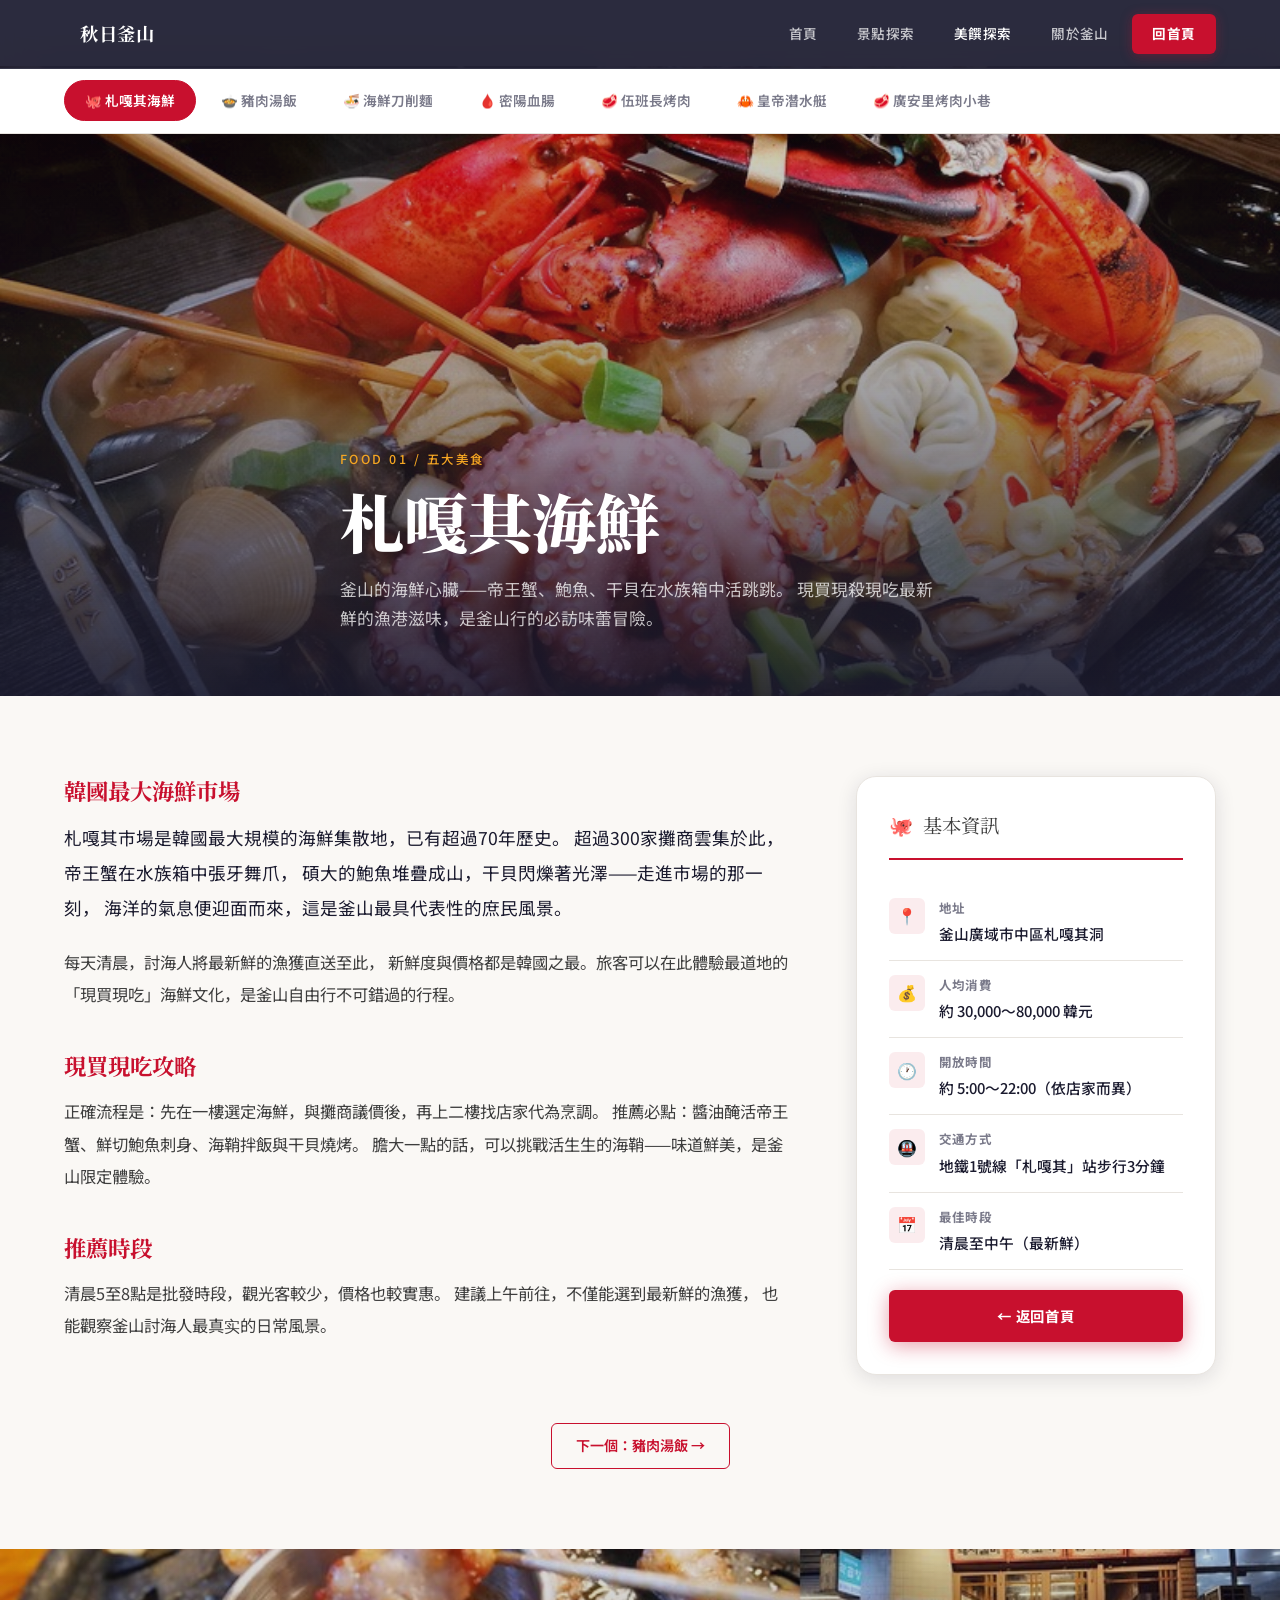
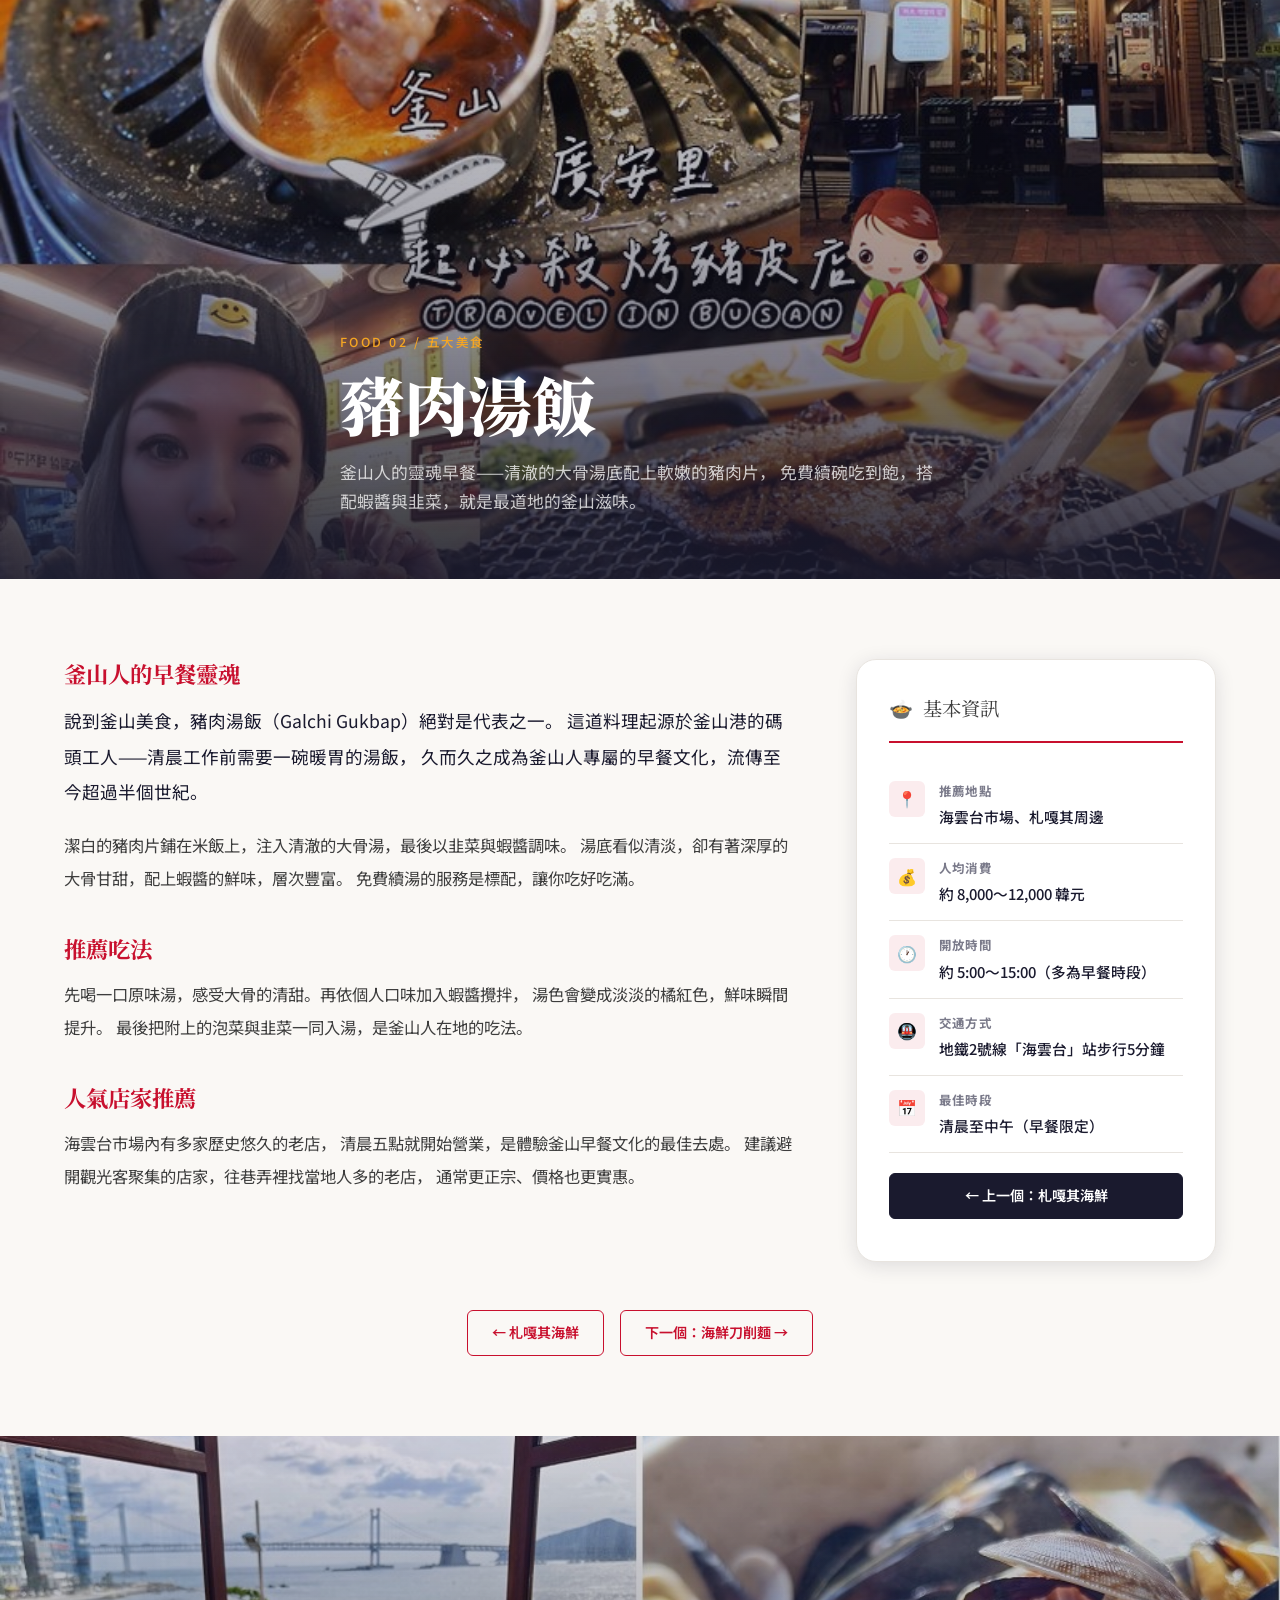
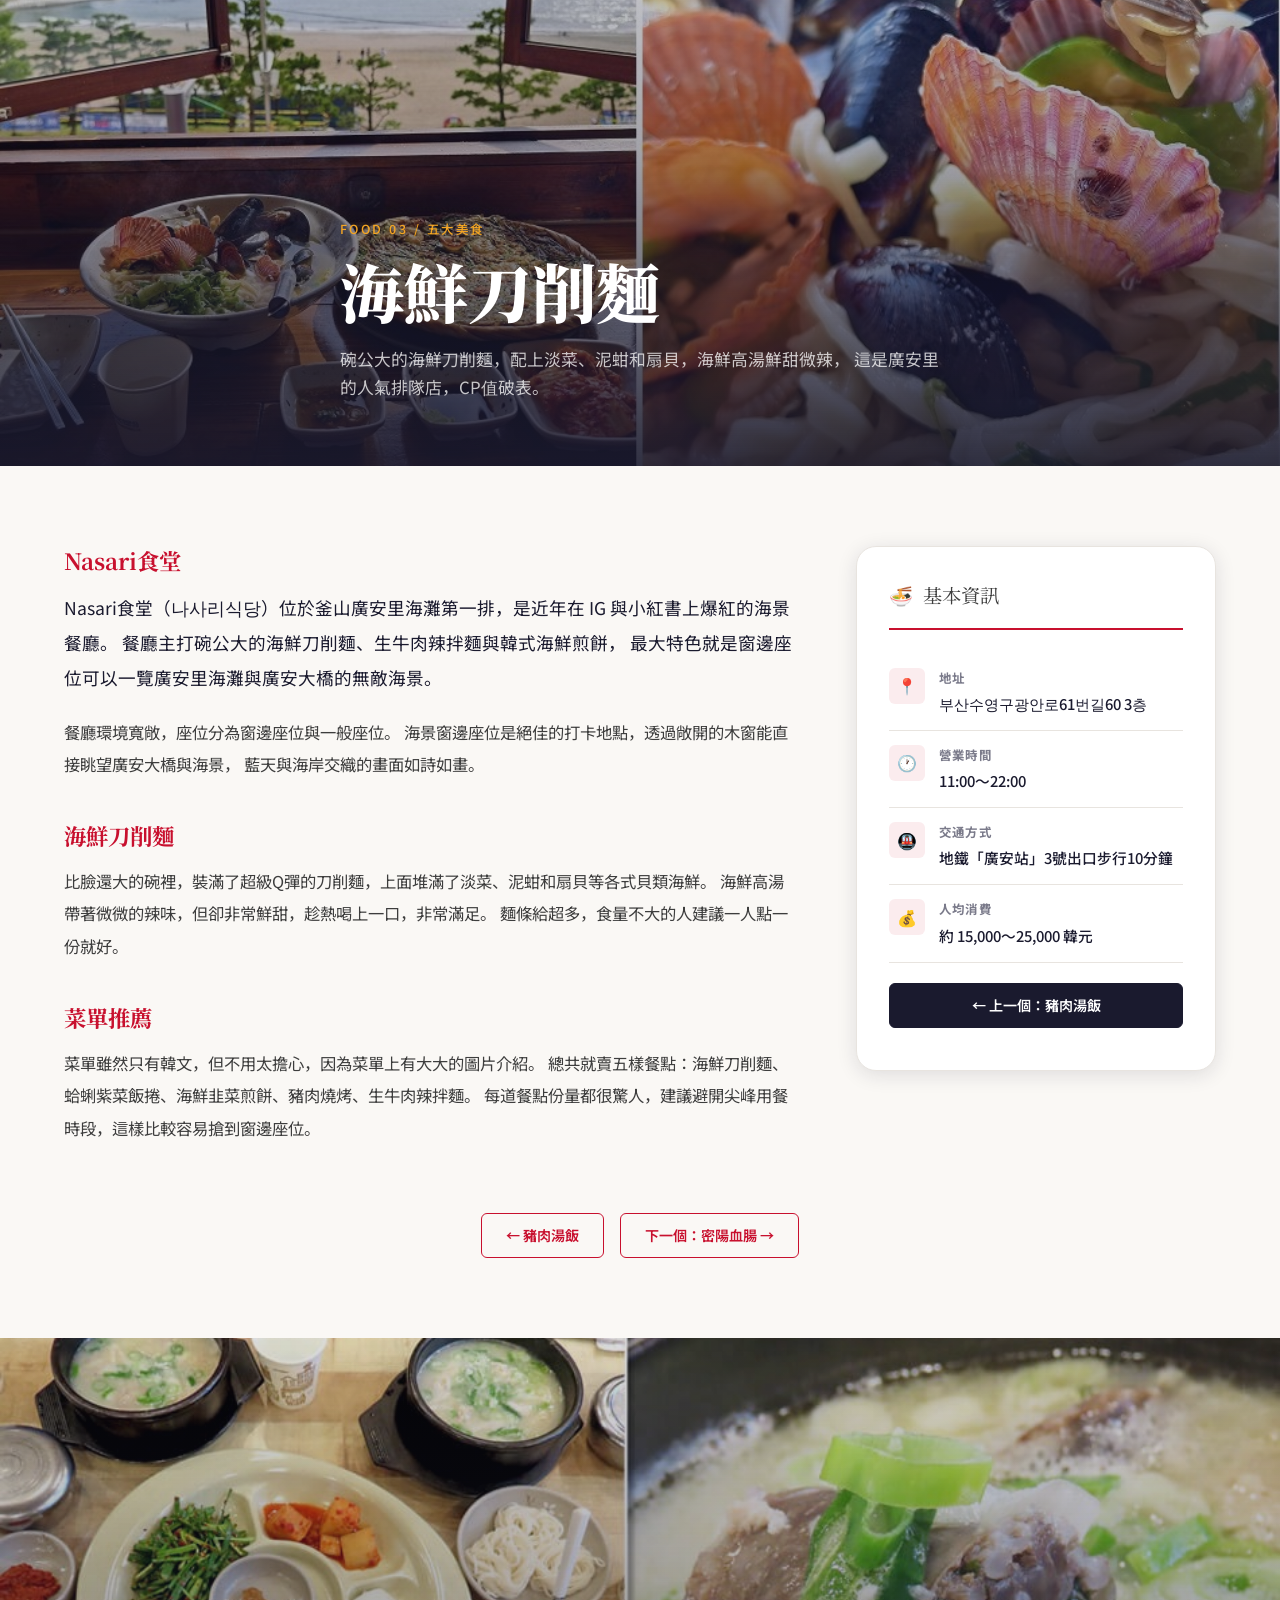
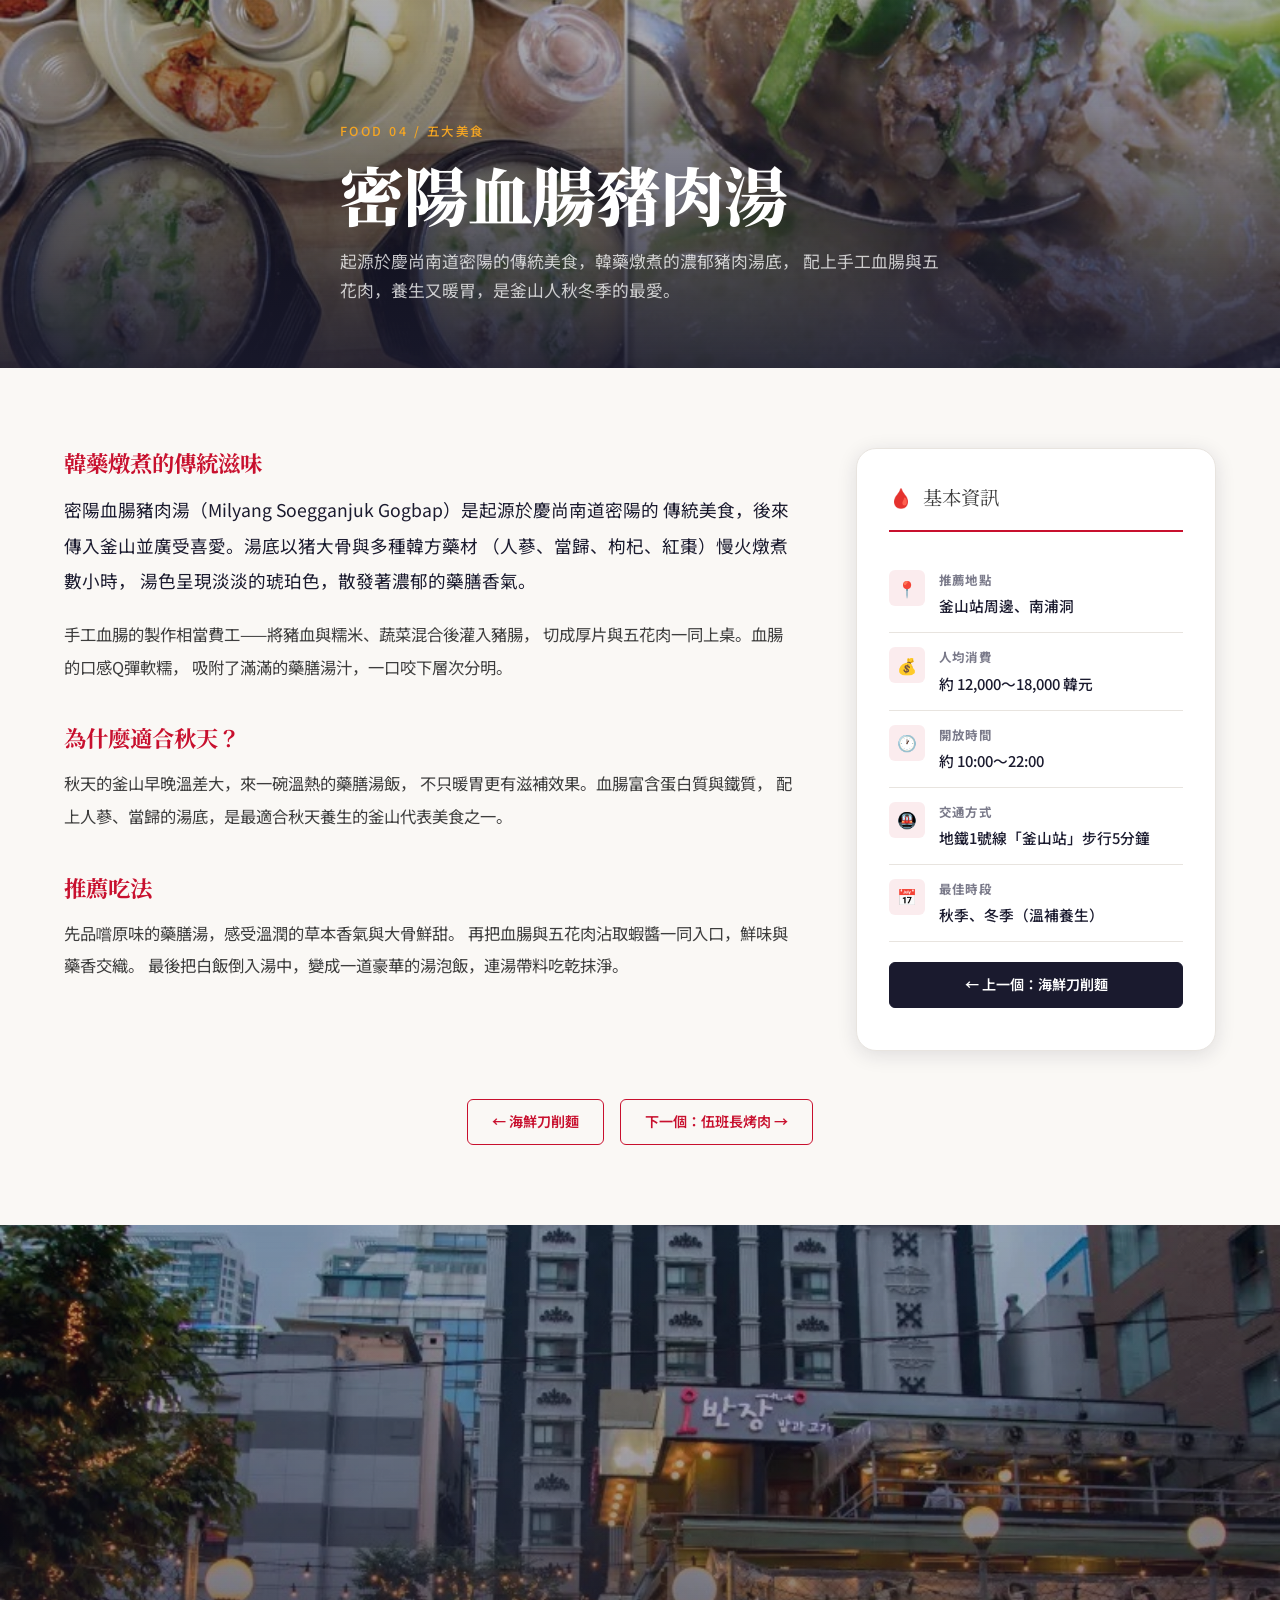
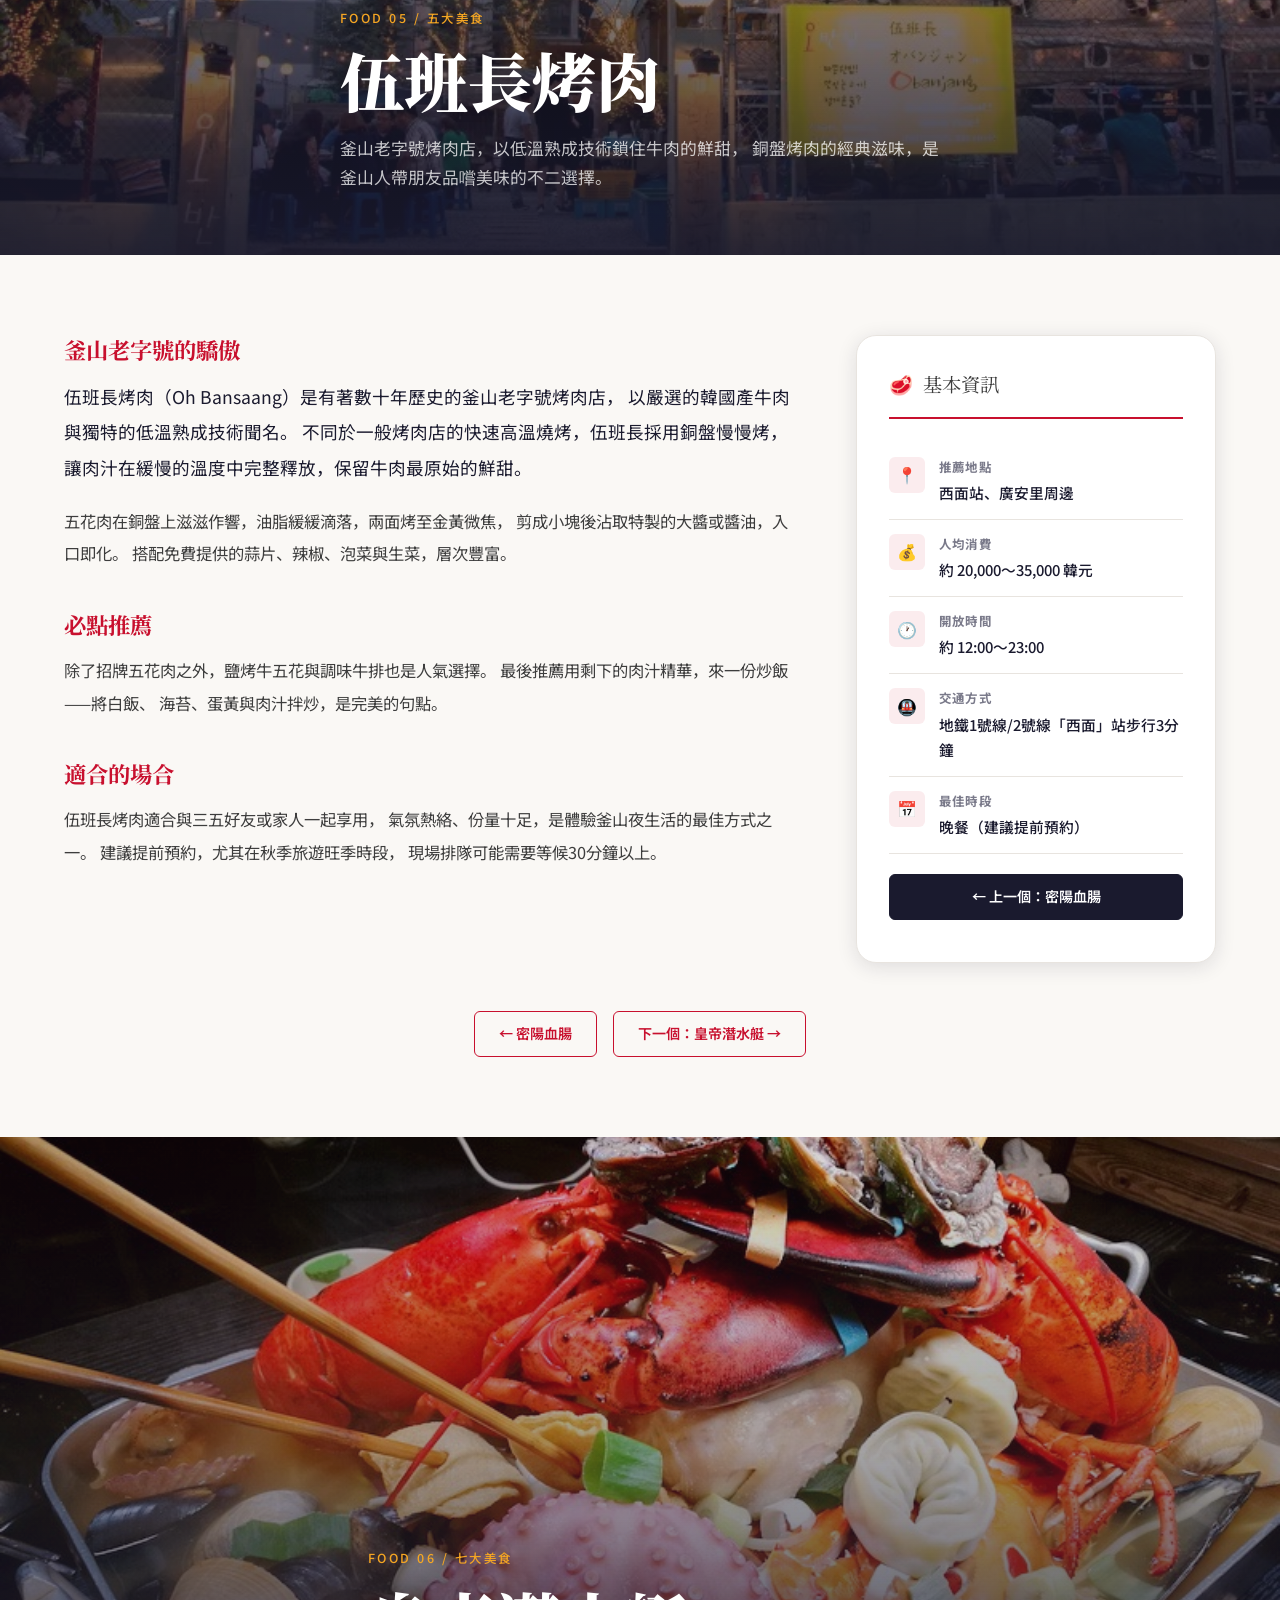
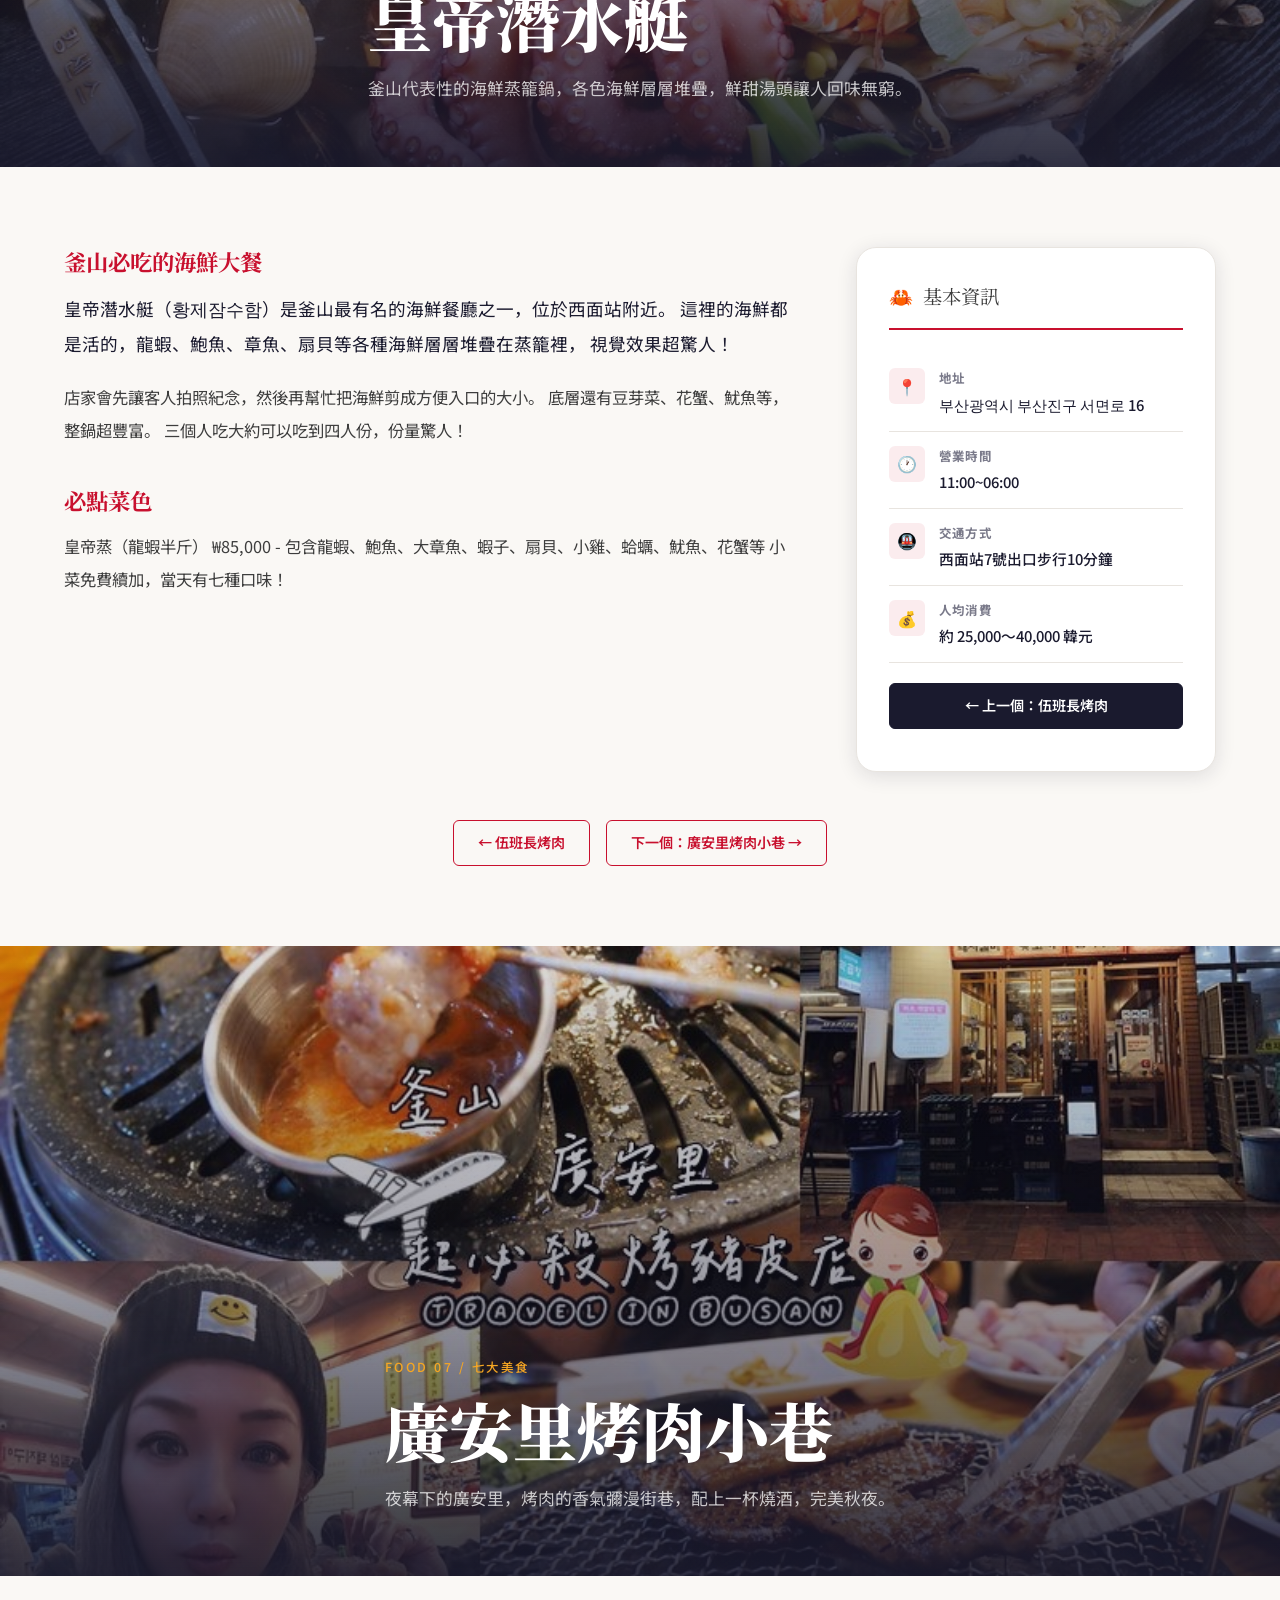
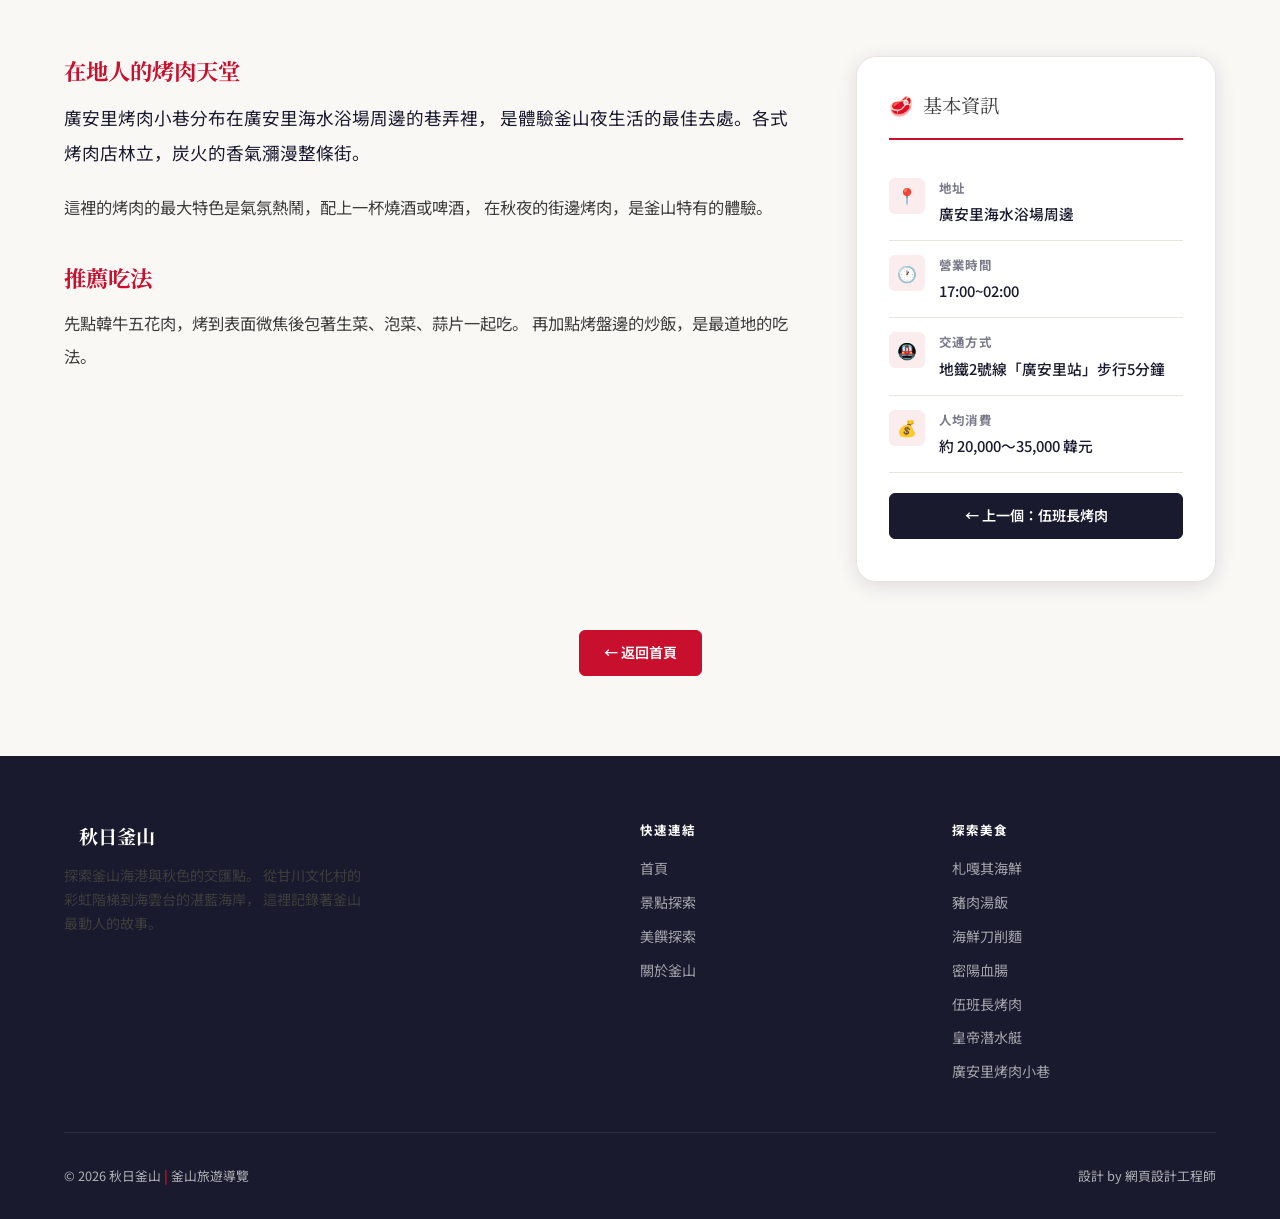
<file: food.html>
<!DOCTYPE html>
<html lang="zh-TW">
<head>
  <meta charset="UTF-8">
  <meta name="viewport" content="width=device-width, initial-scale=1.0">
  <title>美饌探索 | 秋日釜山</title>
  <meta name="description" content="探索釜山五大精選美食：札嘎其海鮮、豬肉湯飯、海鮮刀削麵、密陽血腸豬肉湯、伍班長烤肉。完整美食攻略與推薦。">
  <meta name="theme-color" content="#C8102E">

  <!-- Favicon -->
  <link rel="icon" type="image/svg+xml" href="data:image/svg+xml,<svg xmlns='http://www.w3.org/2000/svg' viewBox='0 0 100 100'><rect width='100' height='100' rx='16' fill='%230077B6'/><text y='.9em' font-size='80' x='50%' text-anchor='middle'>食</text></svg>">

  <!-- Google Fonts -->
  <link rel="preconnect" href="https://fonts.googleapis.com">
  <link rel="preconnect" href="https://fonts.gstatic.com" crossorigin>
  <link href="https://fonts.googleapis.com/css2?family=Noto+Serif+JP:wght@400;600;700;900&family=Noto+Sans+JP:wght@300;400;500;700&display=swap" rel="stylesheet">

  <!-- Stylesheet -->
  <link rel="stylesheet" href="css/style.css">

</head>
<body>

  <!-- ===================== HEADER ===================== -->
  <header class="header" id="header">
    <div class="container">
      <div class="header__inner">
        <a href="index.html" class="header__logo">
          <span class="header__logo-dot"></span>
          秋日釜山
        </a>

        <nav class="header__nav" id="headerNav">
          <a href="index.html" class="nav-link">首頁</a>
          <a href="spots.html" class="nav-link">景點探索</a>
          <a href="food.html" class="nav-link active">美饌探索</a>
          <a href="index.html#about-section" class="nav-link">關於釜山</a>
          <a href="index.html" class="nav-cta">回首頁</a>
        </nav>

        <button class="nav-toggle" id="navToggle" aria-label="開啟選單">
          <span></span>
          <span></span>
          <span></span>
        </button>
      </div>
    </div>
  </header>

  <!-- ===================== SPOTS NAVIGATION TABS ===================== -->
  <nav class="spots-nav">
    <div class="container">
      <div class="spots-nav__inner">
        <a href="#jagalchi-food" class="spots-nav__btn active" data-target="jagalchi-food">🐙 札嘎其海鮮</a>
        <a href="#galchi-gukbap" class="spots-nav__btn" data-target="galchi-gukbap">🍲 豬肉湯飯</a>
        <a href="#nasari" class="spots-nav__btn" data-target="nasari">🍜 海鮮刀削麵</a>
        <a href="#milyang" class="spots-nav__btn" data-target="milyang">🩸 密陽血腸</a>
        <a href="#ohbansang" class="spots-nav__btn" data-target="ohbansang">🥩 伍班長烤肉</a>
        <a href="#emperor-sub" class="spots-nav__btn" data-target="emperor-sub">🦀 皇帝潛水艇</a>
        <a href="#gwangalli-bbq" class="spots-nav__btn" data-target="gwangalli-bbq">🥩 廣安里烤肉小巷</a>
      </div>
    </div>
  </nav>

  <!-- ================================================================ -->
  <!-- FOOD 1: 札嘎其海鮮 -->
  <!-- ================================================================ -->
  <section class="spot-section" id="jagalchi-food">
    <div class="spot-hero">
      <div class="spot-hero__bg">
        <img src="images/food/food_01.jpg" alt="札嘎其市場海鮮" loading="eager">
      </div>
      <div class="spot-hero__overlay"></div>
      <div class="container">
        <div class="spot-hero__content">
          <p class="spot-hero__eyebrow">Food 01 / 五大美食</p>
          <h1 class="spot-hero__title">札嘎其海鮮</h1>
          <p class="spot-hero__subtitle">
            釜山的海鮮心臟——帝王蟹、鮑魚、干貝在水族箱中活跳跳。
            現買現殺現吃最新鮮的漁港滋味，是釜山行的必訪味蕾冒險。
          </p>
        </div>
      </div>
    </div>

    <div class="spot-detail">
      <div class="container">
        <div class="spot-detail__inner">
          <div class="spot-detail__main fade-in">
            <h3>韓國最大海鮮市場</h3>
            <p>
              札嘎其市場是韓國最大規模的海鮮集散地，已有超過70年歷史。
              超過300家攤商雲集於此，帝王蟹在水族箱中張牙舞爪，
              碩大的鮑魚堆疊成山，干貝閃爍著光澤——走進市場的那一刻，
              海洋的氣息便迎面而來，這是釜山最具代表性的庶民風景。
            </p>
            <p>
              每天清晨，討海人將最新鮮的漁獲直送至此，
              新鮮度與價格都是韓國之最。旅客可以在此體驗最道地的
              「現買現吃」海鮮文化，是釜山自由行不可錯過的行程。
            </p>

            <h3>現買現吃攻略</h3>
            <p>
              正確流程是：先在一樓選定海鮮，與攤商議價後，再上二樓找店家代為烹調。
              推薦必點：醬油醃活帝王蟹、鮮切鮑魚刺身、海鞘拌飯與干貝燒烤。
              膽大一點的話，可以挑戰活生生的海鞘——味道鮮美，是釜山限定體驗。
            </p>

            <h3>推薦時段</h3>
            <p>
              清晨5至8點是批發時段，觀光客較少，價格也較實惠。
              建議上午前往，不僅能選到最新鮮的漁獲，
              也能觀察釜山討海人最真实的日常風景。
            </p>
          </div>

          <aside class="spot-sidebar fade-in">
            <div class="spot-info-card">
              <div class="spot-info-card__title">
                <span>🐙</span> 基本資訊
              </div>
              <div class="spot-info-item">
                <div class="spot-info-item__icon">📍</div>
                <div>
                  <div class="spot-info-item__label">地址</div>
                  <div class="spot-info-item__value">釜山廣域市中區札嘎其洞</div>
                </div>
              </div>
              <div class="spot-info-item">
                <div class="spot-info-item__icon">💰</div>
                <div>
                  <div class="spot-info-item__label">人均消費</div>
                  <div class="spot-info-item__value">約 30,000〜80,000 韓元</div>
                </div>
              </div>
              <div class="spot-info-item">
                <div class="spot-info-item__icon">🕐</div>
                <div>
                  <div class="spot-info-item__label">開放時間</div>
                  <div class="spot-info-item__value">約 5:00〜22:00（依店家而異）</div>
                </div>
              </div>
              <div class="spot-info-item">
                <div class="spot-info-item__icon">🚇</div>
                <div>
                  <div class="spot-info-item__label">交通方式</div>
                  <div class="spot-info-item__value">地鐵1號線「札嘎其」站步行3分鐘</div>
                </div>
              </div>
              <div class="spot-info-item">
                <div class="spot-info-item__icon">📅</div>
                <div>
                  <div class="spot-info-item__label">最佳時段</div>
                  <div class="spot-info-item__value">清晨至中午（最新鮮）</div>
                </div>
              </div>
              <div style="margin-top: 20px;">
                <a href="index.html" class="btn btn--primary" style="width: 100%; justify-content: center;">
                  ← 返回首頁
                </a>
              </div>
            </div>
          </aside>
        </div>

        <div class="spot-detail-nav fade-in">
          <a href="#galchi-gukbap" class="spot-nav-btn">下一個：豬肉湯飯 →</a>
        </div>
      </div>
    </div>
  </section>

  <!-- ================================================================ -->
  <!-- FOOD 2: 豬肉湯飯 -->
  <!-- ================================================================ -->
  <section class="spot-section" id="galchi-gukbap">
    <div class="spot-hero">
      <div class="spot-hero__bg">
        <img src="images/food/food_02.jpg" alt="豬肉湯飯" loading="lazy">
      </div>
      <div class="spot-hero__overlay"></div>
      <div class="container">
        <div class="spot-hero__content">
          <p class="spot-hero__eyebrow">Food 02 / 五大美食</p>
          <h1 class="spot-hero__title">豬肉湯飯</h1>
          <p class="spot-hero__subtitle">
            釜山人的靈魂早餐——清澈的大骨湯底配上軟嫩的豬肉片，
            免費續碗吃到飽，搭配蝦醬與韭菜，就是最道地的釜山滋味。
          </p>
        </div>
      </div>
    </div>

    <div class="spot-detail">
      <div class="container">
        <div class="spot-detail__inner">
          <div class="spot-detail__main fade-in">
            <h3>釜山人的早餐靈魂</h3>
            <p>
              說到釜山美食，豬肉湯飯（Galchi Gukbap）絕對是代表之一。
              這道料理起源於釜山港的碼頭工人——清晨工作前需要一碗暖胃的湯飯，
              久而久之成為釜山人專屬的早餐文化，流傳至今超過半個世紀。
            </p>
            <p>
              潔白的豬肉片鋪在米飯上，注入清澈的大骨湯，最後以韭菜與蝦醬調味。
              湯底看似清淡，卻有著深厚的大骨甘甜，配上蝦醬的鮮味，層次豐富。
              免費續湯的服務是標配，讓你吃好吃滿。
            </p>

            <h3>推薦吃法</h3>
            <p>
              先喝一口原味湯，感受大骨的清甜。再依個人口味加入蝦醬攪拌，
              湯色會變成淡淡的橘紅色，鮮味瞬間提升。
              最後把附上的泡菜與韭菜一同入湯，是釜山人在地的吃法。
            </p>

            <h3>人氣店家推薦</h3>
            <p>
              海雲台市場內有多家歷史悠久的老店，
              清晨五點就開始營業，是體驗釜山早餐文化的最佳去處。
              建議避開觀光客聚集的店家，往巷弄裡找當地人多的老店，
              通常更正宗、價格也更實惠。
            </p>
          </div>

          <aside class="spot-sidebar fade-in">
            <div class="spot-info-card">
              <div class="spot-info-card__title">
                <span>🍲</span> 基本資訊
              </div>
              <div class="spot-info-item">
                <div class="spot-info-item__icon">📍</div>
                <div>
                  <div class="spot-info-item__label">推薦地點</div>
                  <div class="spot-info-item__value">海雲台市場、札嘎其周邊</div>
                </div>
              </div>
              <div class="spot-info-item">
                <div class="spot-info-item__icon">💰</div>
                <div>
                  <div class="spot-info-item__label">人均消費</div>
                  <div class="spot-info-item__value">約 8,000〜12,000 韓元</div>
                </div>
              </div>
              <div class="spot-info-item">
                <div class="spot-info-item__icon">🕐</div>
                <div>
                  <div class="spot-info-item__label">開放時間</div>
                  <div class="spot-info-item__value">約 5:00〜15:00（多為早餐時段）</div>
                </div>
              </div>
              <div class="spot-info-item">
                <div class="spot-info-item__icon">🚇</div>
                <div>
                  <div class="spot-info-item__label">交通方式</div>
                  <div class="spot-info-item__value">地鐵2號線「海雲台」站步行5分鐘</div>
                </div>
              </div>
              <div class="spot-info-item">
                <div class="spot-info-item__icon">📅</div>
                <div>
                  <div class="spot-info-item__label">最佳時段</div>
                  <div class="spot-info-item__value">清晨至中午（早餐限定）</div>
                </div>
              </div>
              <div style="margin-top: 20px;">
                <a href="#jagalchi-food" class="spot-nav-btn spot-nav-btn--back" style="width: 100%; justify-content: center; margin-bottom: 10px; display: flex;">
                  ← 上一個：札嘎其海鮮
                </a>
              </div>
            </div>
          </aside>
        </div>

        <div class="spot-detail-nav fade-in">
          <a href="#jagalchi-food" class="spot-nav-btn">← 札嘎其海鮮</a>
          <a href="#nasari" class="spot-nav-btn">下一個：海鮮刀削麵 →</a>
        </div>
      </div>
    </div>
  </section>

  <!-- ================================================================ -->
  <!-- FOOD 3: 海鮮刀削麵 -->
  <!-- ================================================================ -->
  <section class="spot-section" id="nasari">
    <div class="spot-hero">
      <div class="spot-hero__bg">
        <img src="images/food/food_06.jpg" alt="海鮮刀削麵" loading="lazy">
      </div>
      <div class="spot-hero__overlay"></div>
      <div class="container">
        <div class="spot-hero__content">
          <p class="spot-hero__eyebrow">Food 03 / 五大美食</p>
          <h1 class="spot-hero__title">海鮮刀削麵</h1>
          <p class="spot-hero__subtitle">
            碗公大的海鮮刀削麵，配上淡菜、泥蚶和扇貝，海鮮高湯鮮甜微辣，
            這是廣安里的人氣排隊店，CP值破表。
          </p>
        </div>
      </div>
    </div>

    <div class="spot-detail">
      <div class="container">
        <div class="spot-detail__inner">
          <div class="spot-detail__main fade-in">
            <h3>Nasari食堂</h3>
            <p>
              Nasari食堂（나사리식당）位於釜山廣安里海灘第一排，是近年在 IG 與小紅書上爆紅的海景餐廳。
              餐廳主打碗公大的海鮮刀削麵、生牛肉辣拌麵與韓式海鮮煎餅，
              最大特色就是窗邊座位可以一覽廣安里海灘與廣安大橋的無敵海景。
            </p>
            <p>
              餐廳環境寬敞，座位分為窗邊座位與一般座位。
              海景窗邊座位是絕佳的打卡地點，透過敞開的木窗能直接眺望廣安大橋與海景，
              藍天與海岸交織的畫面如詩如畫。
            </p>

            <h3>海鮮刀削麵</h3>
            <p>
              比臉還大的碗裡，裝滿了超級Q彈的刀削麵，上面堆滿了淡菜、泥蚶和扇貝等各式貝類海鮮。
              海鮮高湯帶著微微的辣味，但卻非常鮮甜，趁熱喝上一口，非常滿足。
              麵條給超多，食量不大的人建議一人點一份就好。
            </p>

            <h3>菜單推薦</h3>
            <p>
              菜單雖然只有韓文，但不用太擔心，因為菜單上有大大的圖片介紹。
              總共就賣五樣餐點：海鮮刀削麵、蛤蜊紫菜飯捲、海鮮韭菜煎餅、豬肉燒烤、生牛肉辣拌麵。
              每道餐點份量都很驚人，建議避開尖峰用餐時段，這樣比較容易搶到窗邊座位。
            </p>
          </div>

          <aside class="spot-sidebar fade-in">
            <div class="spot-info-card">
              <div class="spot-info-card__title">
                <span>🍜</span> 基本資訊
              </div>
              <div class="spot-info-item">
                <div class="spot-info-item__icon">📍</div>
                <div>
                  <div class="spot-info-item__label">地址</div>
                  <div class="spot-info-item__value">부산수영구광안로61번길60 3층</div>
                </div>
              </div>
              <div class="spot-info-item">
                <div class="spot-info-item__icon">🕐</div>
                <div>
                  <div class="spot-info-item__label">營業時間</div>
                  <div class="spot-info-item__value">11:00〜22:00</div>
                </div>
              </div>
              <div class="spot-info-item">
                <div class="spot-info-item__icon">🚇</div>
                <div>
                  <div class="spot-info-item__label">交通方式</div>
                  <div class="spot-info-item__value">地鐵「廣安站」3號出口步行10分鐘</div>
                </div>
              </div>
              <div class="spot-info-item">
                <div class="spot-info-item__icon">💰</div>
                <div>
                  <div class="spot-info-item__label">人均消費</div>
                  <div class="spot-info-item__value">約 15,000〜25,000 韓元</div>
                </div>
              </div>
              <div style="margin-top: 20px;">
                <a href="#galchi-gukbap" class="spot-nav-btn spot-nav-btn--back" style="width: 100%; justify-content: center; margin-bottom: 10px; display: flex;">
                  ← 上一個：豬肉湯飯
                </a>
              </div>
            </div>
          </aside>
        </div>

        <div class="spot-detail-nav fade-in">
          <a href="#galchi-gukbap" class="spot-nav-btn">← 豬肉湯飯</a>
          <a href="#milyang" class="spot-nav-btn">下一個：密陽血腸 →</a>
        </div>
      </div>
    </div>
  </section>

  <!-- ================================================================ -->
  <!-- FOOD 4: 密陽血腸 -->
  <!-- ================================================================ -->
  <section class="spot-section" id="milyang">
    <div class="spot-hero">
      <div class="spot-hero__bg">
        <img src="images/food/food_04.jpg" alt="炸雞配啤酒" loading="lazy">
      </div>
      <div class="spot-hero__overlay"></div>
      <div class="container">
        <div class="spot-hero__content">
          <p class="spot-hero__eyebrow">Food 04 / 五大美食</p>
          <h1 class="spot-hero__title">密陽血腸豬肉湯</h1>
          <p class="spot-hero__subtitle">
            起源於慶尚南道密陽的傳統美食，韓藥燉煮的濃郁豬肉湯底，
            配上手工血腸與五花肉，養生又暖胃，是釜山人秋冬季的最愛。
          </p>
        </div>
      </div>
    </div>

    <div class="spot-detail">
      <div class="container">
        <div class="spot-detail__inner">
          <div class="spot-detail__main fade-in">
            <h3>韓藥燉煮的傳統滋味</h3>
            <p>
              密陽血腸豬肉湯（Milyang Soegganjuk Gogbap）是起源於慶尚南道密陽的
              傳統美食，後來傳入釜山並廣受喜愛。湯底以猪大骨與多種韓方藥材
              （人蔘、當歸、枸杞、紅棗）慢火燉煮數小時，
              湯色呈現淡淡的琥珀色，散發著濃郁的藥膳香氣。
            </p>
            <p>
              手工血腸的製作相當費工——將豬血與糯米、蔬菜混合後灌入豬腸，
              切成厚片與五花肉一同上桌。血腸的口感Q彈軟糯，
              吸附了滿滿的藥膳湯汁，一口咬下層次分明。
            </p>

            <h3>為什麼適合秋天？</h3>
            <p>
              秋天的釜山早晚溫差大，來一碗溫熱的藥膳湯飯，
              不只暖胃更有滋補效果。血腸富含蛋白質與鐵質，
              配上人蔘、當歸的湯底，是最適合秋天養生的釜山代表美食之一。
            </p>

            <h3>推薦吃法</h3>
            <p>
              先品嚐原味的藥膳湯，感受溫潤的草本香氣與大骨鮮甜。
              再把血腸與五花肉沾取蝦醬一同入口，鮮味與藥香交織。
              最後把白飯倒入湯中，變成一道豪華的湯泡飯，連湯帶料吃乾抹淨。
            </p>
          </div>

          <aside class="spot-sidebar fade-in">
            <div class="spot-info-card">
              <div class="spot-info-card__title">
                <span>🩸</span> 基本資訊
              </div>
              <div class="spot-info-item">
                <div class="spot-info-item__icon">📍</div>
                <div>
                  <div class="spot-info-item__label">推薦地點</div>
                  <div class="spot-info-item__value">釜山站周邊、南浦洞</div>
                </div>
              </div>
              <div class="spot-info-item">
                <div class="spot-info-item__icon">💰</div>
                <div>
                  <div class="spot-info-item__label">人均消費</div>
                  <div class="spot-info-item__value">約 12,000〜18,000 韓元</div>
                </div>
              </div>
              <div class="spot-info-item">
                <div class="spot-info-item__icon">🕐</div>
                <div>
                  <div class="spot-info-item__label">開放時間</div>
                  <div class="spot-info-item__value">約 10:00〜22:00</div>
                </div>
              </div>
              <div class="spot-info-item">
                <div class="spot-info-item__icon">🚇</div>
                <div>
                  <div class="spot-info-item__label">交通方式</div>
                  <div class="spot-info-item__value">地鐵1號線「釜山站」步行5分鐘</div>
                </div>
              </div>
              <div class="spot-info-item">
                <div class="spot-info-item__icon">📅</div>
                <div>
                  <div class="spot-info-item__label">最佳時段</div>
                  <div class="spot-info-item__value">秋季、冬季（溫補養生）</div>
                </div>
              </div>
              <div style="margin-top: 20px;">
                <a href="#nasari" class="spot-nav-btn spot-nav-btn--back" style="width: 100%; justify-content: center; margin-bottom: 10px; display: flex;">
                  ← 上一個：海鮮刀削麵
                </a>
              </div>
            </div>
          </aside>
        </div>

        <div class="spot-detail-nav fade-in">
          <a href="#nasari" class="spot-nav-btn">← 海鮮刀削麵</a>
          <a href="#ohbansang" class="spot-nav-btn">下一個：伍班長烤肉 →</a>
        </div>
      </div>
    </div>
  </section>

  <!-- ================================================================ -->
  <!-- FOOD 5: 伍班長烤肉 -->
  <!-- ================================================================ -->
  <section class="spot-section" id="ohbansang">
    <div class="spot-hero">
      <div class="spot-hero__bg">
        <img src="images/food/food_05.jpg" alt="黑糖餅" loading="lazy">
      </div>
      <div class="spot-hero__overlay"></div>
      <div class="container">
        <div class="spot-hero__content">
          <p class="spot-hero__eyebrow">Food 05 / 五大美食</p>
          <h1 class="spot-hero__title">伍班長烤肉</h1>
          <p class="spot-hero__subtitle">
            釜山老字號烤肉店，以低溫熟成技術鎖住牛肉的鮮甜，
            銅盤烤肉的經典滋味，是釜山人帶朋友品嚐美味的不二選擇。
          </p>
        </div>
      </div>
    </div>

    <div class="spot-detail">
      <div class="container">
        <div class="spot-detail__inner">
          <div class="spot-detail__main fade-in">
            <h3>釜山老字號的驕傲</h3>
            <p>
              伍班長烤肉（Oh Bansaang）是有著數十年歷史的釜山老字號烤肉店，
              以嚴選的韓國產牛肉與獨特的低溫熟成技術聞名。
              不同於一般烤肉店的快速高溫燒烤，伍班長採用銅盤慢慢烤，
              讓肉汁在緩慢的溫度中完整釋放，保留牛肉最原始的鮮甜。
            </p>
            <p>
              五花肉在銅盤上滋滋作響，油脂緩緩滴落，兩面烤至金黃微焦，
              剪成小塊後沾取特製的大醬或醬油，入口即化。
              搭配免費提供的蒜片、辣椒、泡菜與生菜，層次豐富。
            </p>

            <h3>必點推薦</h3>
            <p>
              除了招牌五花肉之外，鹽烤牛五花與調味牛排也是人氣選擇。
              最後推薦用剩下的肉汁精華，來一份炒飯——將白飯、
              海苔、蛋黃與肉汁拌炒，是完美的句點。
            </p>

            <h3>適合的場合</h3>
            <p>
              伍班長烤肉適合與三五好友或家人一起享用，
              氣氛熱絡、份量十足，是體驗釜山夜生活的最佳方式之一。
              建議提前預約，尤其在秋季旅遊旺季時段，
              現場排隊可能需要等候30分鐘以上。
            </p>
          </div>

          <aside class="spot-sidebar fade-in">
            <div class="spot-info-card">
              <div class="spot-info-card__title">
                <span>🥩</span> 基本資訊
              </div>
              <div class="spot-info-item">
                <div class="spot-info-item__icon">📍</div>
                <div>
                  <div class="spot-info-item__label">推薦地點</div>
                  <div class="spot-info-item__value">西面站、廣安里周邊</div>
                </div>
              </div>
              <div class="spot-info-item">
                <div class="spot-info-item__icon">💰</div>
                <div>
                  <div class="spot-info-item__label">人均消費</div>
                  <div class="spot-info-item__value">約 20,000〜35,000 韓元</div>
                </div>
              </div>
              <div class="spot-info-item">
                <div class="spot-info-item__icon">🕐</div>
                <div>
                  <div class="spot-info-item__label">開放時間</div>
                  <div class="spot-info-item__value">約 12:00〜23:00</div>
                </div>
              </div>
              <div class="spot-info-item">
                <div class="spot-info-item__icon">🚇</div>
                <div>
                  <div class="spot-info-item__label">交通方式</div>
                  <div class="spot-info-item__value">地鐵1號線/2號線「西面」站步行3分鐘</div>
                </div>
              </div>
              <div class="spot-info-item">
                <div class="spot-info-item__icon">📅</div>
                <div>
                  <div class="spot-info-item__label">最佳時段</div>
                  <div class="spot-info-item__value">晚餐（建議提前預約）</div>
                </div>
              </div>
              <div style="margin-top: 20px;">
                <a href="#milyang" class="spot-nav-btn spot-nav-btn--back" style="width: 100%; justify-content: center; margin-bottom: 10px; display: flex;">
                  ← 上一個：密陽血腸
                </a>
              </div>
            </div>
          </aside>
        </div>

        <div class="spot-detail-nav fade-in">
          <a href="#milyang" class="spot-nav-btn">← 密陽血腸</a>
          <a href="#emperor-sub" class="spot-nav-btn">下一個：皇帝潛水艇 →</a>
        </div>
      </div>
    </div>
  </section>

  <!-- ===================== FOOTER ===================== -->
  <section class="spot-section" id="emperor-sub">
    <div class="spot-hero">
      <div class="spot-hero__bg">
        <img src="images/food/food_01.jpg" alt="皇帝潛水艇" loading="lazy">
      </div>
      <div class="spot-hero__overlay"></div>
      <div class="container">
        <div class="spot-hero__content">
          <p class="spot-hero__eyebrow">Food 06 / 七大美食</p>
          <h1 class="spot-hero__title">皇帝潛水艇</h1>
          <p class="spot-hero__subtitle">
            釜山代表性的海鮮蒸籠鍋，各色海鮮層層堆疊，鮮甜湯頭讓人回味無窮。
          </p>
        </div>
      </div>
    </div>

    <div class="spot-detail">
      <div class="container">
        <div class="spot-detail__inner">
          <div class="spot-detail__main fade-in">
            <h3>釜山必吃的海鮮大餐</h3>
            <p>
              皇帝潛水艇（황제잠수함）是釜山最有名的海鮮餐廳之一，位於西面站附近。
              這裡的海鮮都是活的，龍蝦、鮑魚、章魚、扇貝等各種海鮮層層堆疊在蒸籠裡，
              視覺效果超驚人！
            </p>
            <p>
              店家會先讓客人拍照紀念，然後再幫忙把海鮮剪成方便入口的大小。
              底層還有豆芽菜、花蟹、魷魚等，整鍋超豐富。
              三個人吃大約可以吃到四人份，份量驚人！
            </p>

            <h3>必點菜色</h3>
            <p>
              皇帝蒸（龍蝦半斤） ₩85,000 - 包含龍蝦、鮑魚、大章魚、蝦子、扇貝、小雞、蛤蠣、魷魚、花蟹等
              小菜免費續加，當天有七種口味！
            </p>
          </div>

          <aside class="spot-sidebar fade-in">
            <div class="spot-info-card">
              <div class="spot-info-card__title">
                <span>🦀</span> 基本資訊
              </div>
              <div class="spot-info-item">
                <div class="spot-info-item__icon">📍</div>
                <div>
                  <div class="spot-info-item__label">地址</div>
                  <div class="spot-info-item__value">부산광역시 부산진구 서면로 16</div>
                </div>
              </div>
              <div class="spot-info-item">
                <div class="spot-info-item__icon">🕐</div>
                <div>
                  <div class="spot-info-item__label">營業時間</div>
                  <div class="spot-info-item__value">11:00~06:00</div>
                </div>
              </div>
              <div class="spot-info-item">
                <div class="spot-info-item__icon">🚇</div>
                <div>
                  <div class="spot-info-item__label">交通方式</div>
                  <div class="spot-info-item__value">西面站7號出口步行10分鐘</div>
                </div>
              </div>
              <div class="spot-info-item">
                <div class="spot-info-item__icon">💰</div>
                <div>
                  <div class="spot-info-item__label">人均消費</div>
                  <div class="spot-info-item__value">約 25,000〜40,000 韓元</div>
                </div>
              </div>
              <div style="margin-top: 20px;">
                <a href="#ohbansang" class="spot-nav-btn spot-nav-btn--back" style="width: 100%; justify-content: center; margin-bottom: 10px; display: flex;">
                  ← 上一個：伍班長烤肉
                </a>
              </div>
            </div>
          </aside>
        </div>

        <div class="spot-detail-nav fade-in">
          <a href="#ohbansang" class="spot-nav-btn">← 伍班長烤肉</a>
          <a href="#gwangalli-bbq" class="spot-nav-btn">下一個：廣安里烤肉小巷 →</a>
        </div>
      </div>
    </div>
  </section>

  <!-- ================================================================ -->
  <!-- FOOD 7: 廣安里烤肉小巷 -->
  <!-- ================================================================ -->
  <section class="spot-section" id="gwangalli-bbq">
    <div class="spot-hero">
      <div class="spot-hero__bg">
        <img src="images/food/food_02.jpg" alt="廣安里烤肉小巷" loading="lazy">
      </div>
      <div class="spot-hero__overlay"></div>
      <div class="container">
        <div class="spot-hero__content">
          <p class="spot-hero__eyebrow">Food 07 / 七大美食</p>
          <h1 class="spot-hero__title">廣安里烤肉小巷</h1>
          <p class="spot-hero__subtitle">
            夜幕下的廣安里，烤肉的香氣彌漫街巷，配上一杯燒酒，完美秋夜。
          </p>
        </div>
      </div>
    </div>

    <div class="spot-detail">
      <div class="container">
        <div class="spot-detail__inner">
          <div class="spot-detail__main fade-in">
            <h3>在地人的烤肉天堂</h3>
            <p>
              廣安里烤肉小巷分布在廣安里海水浴場周邊的巷弄裡，
              是體驗釜山夜生活的最佳去處。各式烤肉店林立，炭火的香氣瀰漫整條街。
            </p>
            <p>
              這裡的烤肉的最大特色是氣氛熱鬧，配上一杯燒酒或啤酒，
              在秋夜的街邊烤肉，是釜山特有的體驗。
            </p>

            <h3>推薦吃法</h3>
            <p>
              先點韓牛五花肉，烤到表面微焦後包著生菜、泡菜、蒜片一起吃。
              再加點烤盤邊的炒飯，是最道地的吃法。
            </p>
          </div>

          <aside class="spot-sidebar fade-in">
            <div class="spot-info-card">
              <div class="spot-info-card__title">
                <span>🥩</span> 基本資訊
              </div>
              <div class="spot-info-item">
                <div class="spot-info-item__icon">📍</div>
                <div>
                  <div class="spot-info-item__label">地址</div>
                  <div class="spot-info-item__value">廣安里海水浴場周邊</div>
                </div>
              </div>
              <div class="spot-info-item">
                <div class="spot-info-item__icon">🕐</div>
                <div>
                  <div class="spot-info-item__label">營業時間</div>
                  <div class="spot-info-item__value">17:00~02:00</div>
                </div>
              </div>
              <div class="spot-info-item">
                <div class="spot-info-item__icon">🚇</div>
                <div>
                  <div class="spot-info-item__label">交通方式</div>
                  <div class="spot-info-item__value">地鐵2號線「廣安里站」步行5分鐘</div>
                </div>
              </div>
              <div class="spot-info-item">
                <div class="spot-info-item__icon">💰</div>
                <div>
                  <div class="spot-info-item__label">人均消費</div>
                  <div class="spot-info-item__value">約 20,000〜35,000 韓元</div>
                </div>
              </div>
              <div style="margin-top: 20px;">
                <a href="#ohbansang" class="spot-nav-btn spot-nav-btn--back" style="width: 100%; justify-content: center; margin-bottom: 10px; display: flex;">
                  ← 上一個：伍班長烤肉
                </a>
              </div>
            </div>
          </aside>
        </div>

        <div class="spot-detail-nav fade-in">
          <a href="index.html" class="spot-nav-btn" style="background: var(--primary); color: #fff; border-color: var(--primary);">
            ← 返回首頁
          </a>
        </div>
      </div>
    </div>
  </section>


  <!-- Scripts -->
  <script src="js/main.js"></script>
</body>
</html>
  <!-- ================================================================ -->
  <!-- FOOD 6: 皇帝潛水艇 -->
  <!-- ================================================================ -->
  <footer class="footer">
    <div class="container">
      <div class="footer__grid">
        <div>
          <div class="footer__brand-name">
            <span class="dot"></span>
            秋日釜山
          </div>
          <p class="footer__brand-desc">
            探索釜山海港與秋色的交匯點。
            從甘川文化村的彩虹階梯到海雲台的湛藍海岸，
            這裡記錄著釜山最動人的故事。
          </p>
        </div>
        <div>
          <div class="footer__col-title">快速連結</div>
          <div class="footer__links">
            <a href="index.html">首頁</a>
            <a href="spots.html">景點探索</a>
            <a href="food.html">美饌探索</a>
            <a href="index.html#about-section">關於釜山</a>
          </div>
        </div>
        <div>
          <div class="footer__col-title">探索美食</div>
          <div class="footer__links">
            <a href="#jagalchi-food">札嘎其海鮮</a>
            <a href="#galchi-gukbap">豬肉湯飯</a>
            <a href="#nasari">海鮮刀削麵</a>
            <a href="#milyang">密陽血腸</a>
            <a href="#ohbansang">伍班長烤肉</a>
            <a href="#emperor-sub">皇帝潛水艇</a>
            <a href="#gwangalli-bbq">廣安里烤肉小巷</a>
          </div>
        </div>
      </div>

      <div class="footer__bottom">
        <span>© 2026 秋日釜山 <span class="footer__accent">|</span> 釜山旅遊導覽</span>
        <span>設計 by 網頁設計工程師</span>
      </div>
    </div>
  </footer>
</body>
</html>
</file>
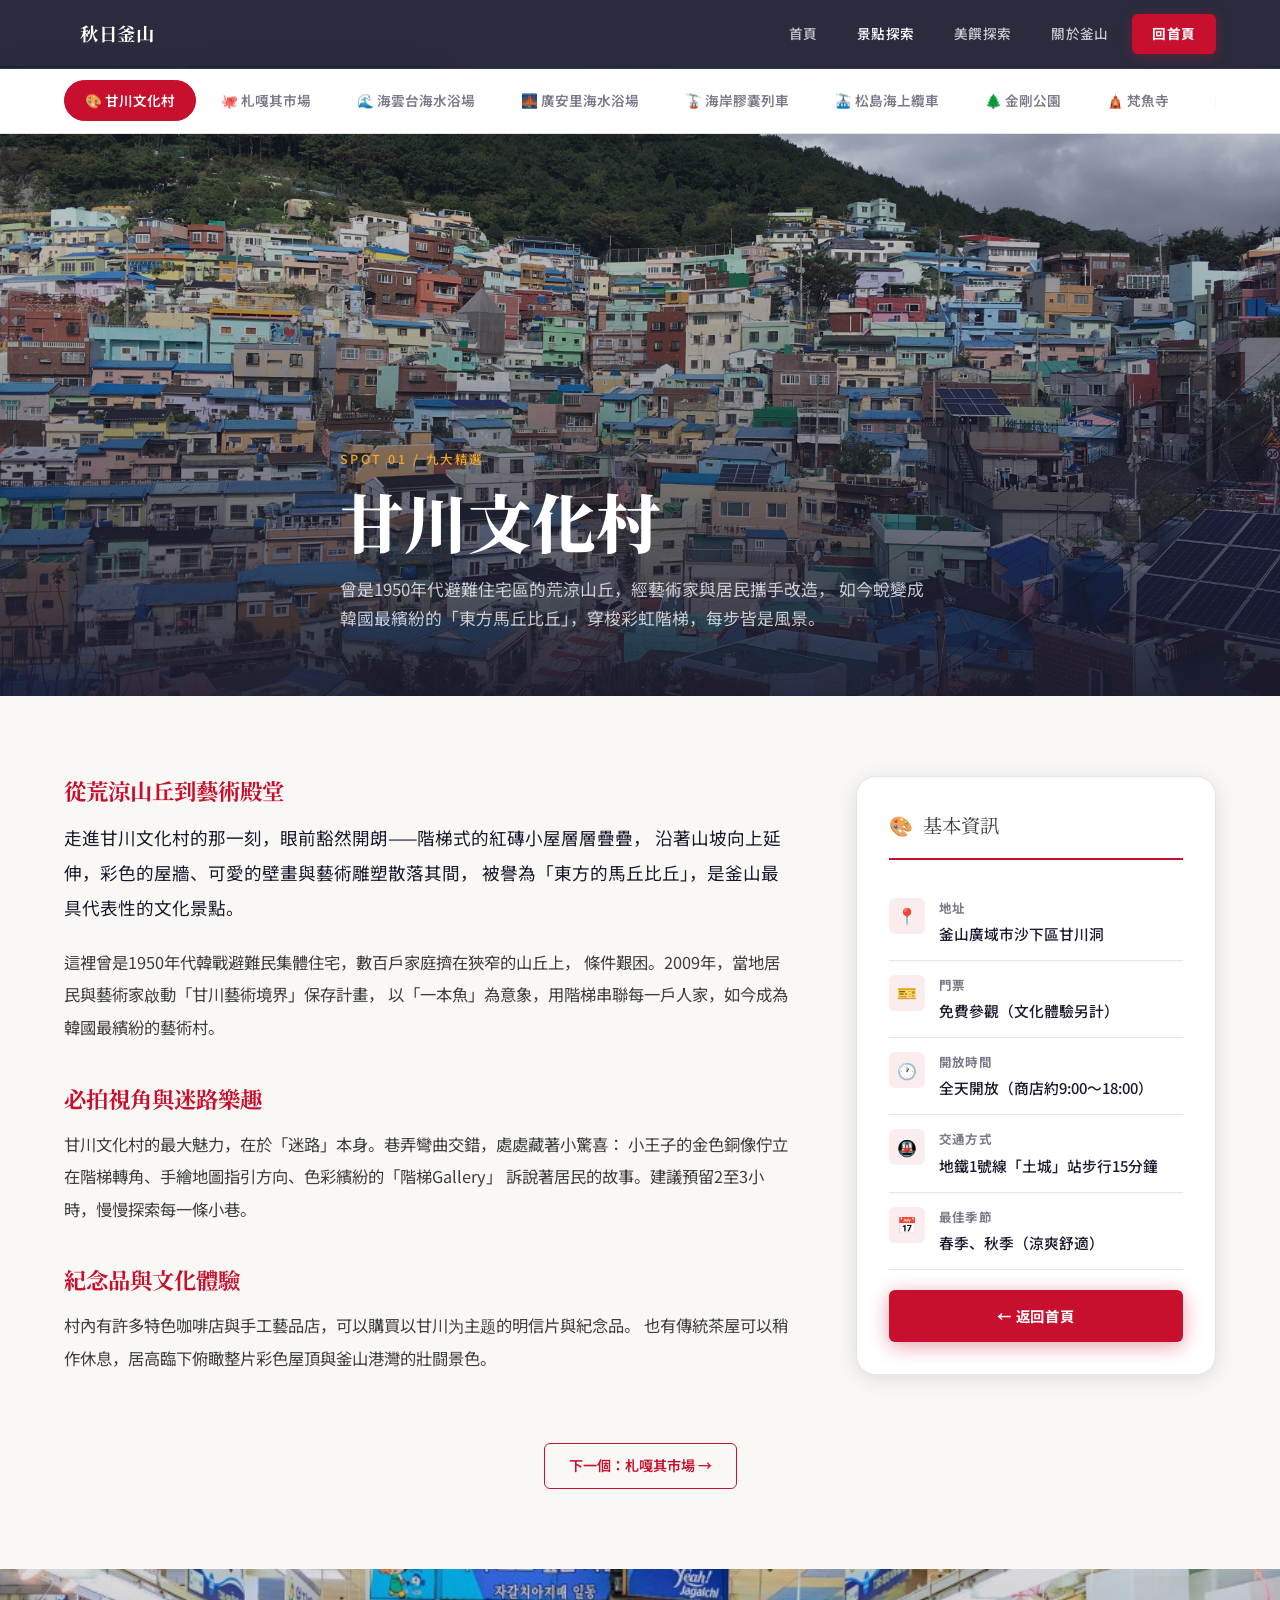
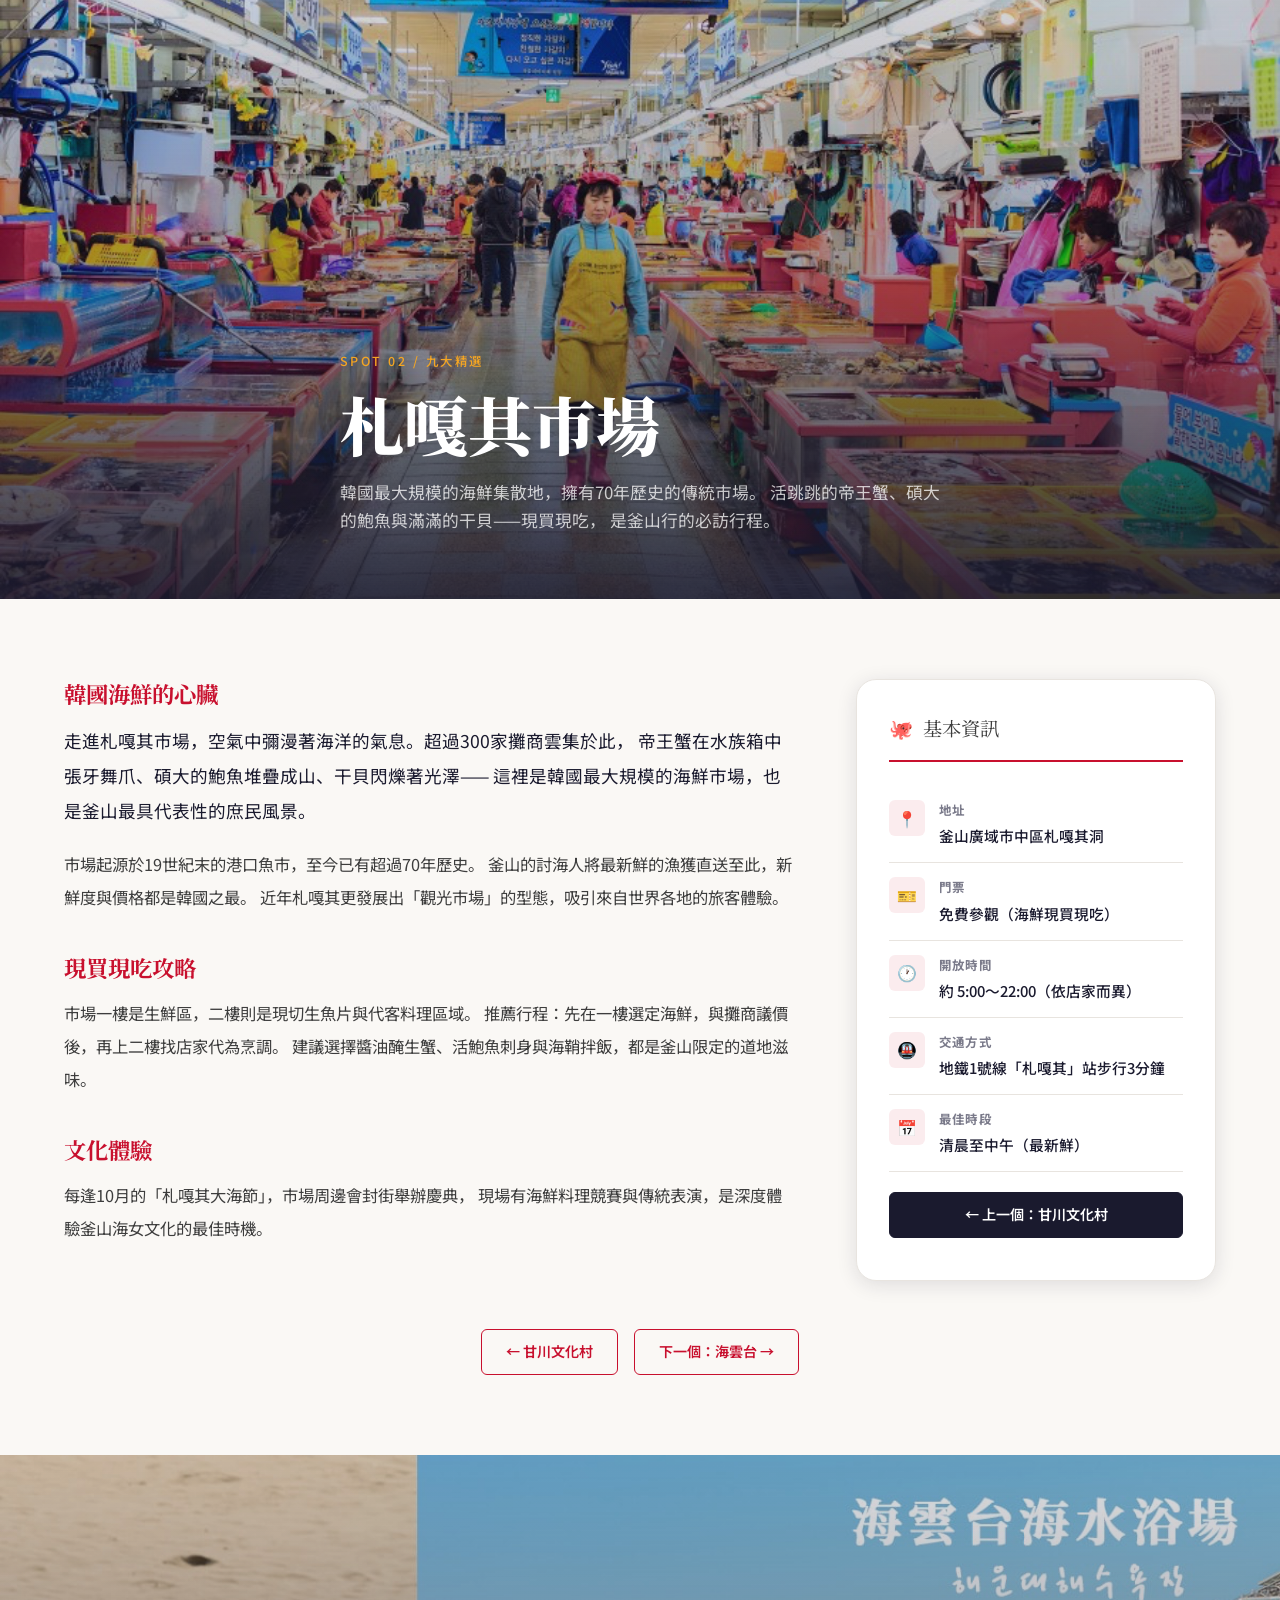
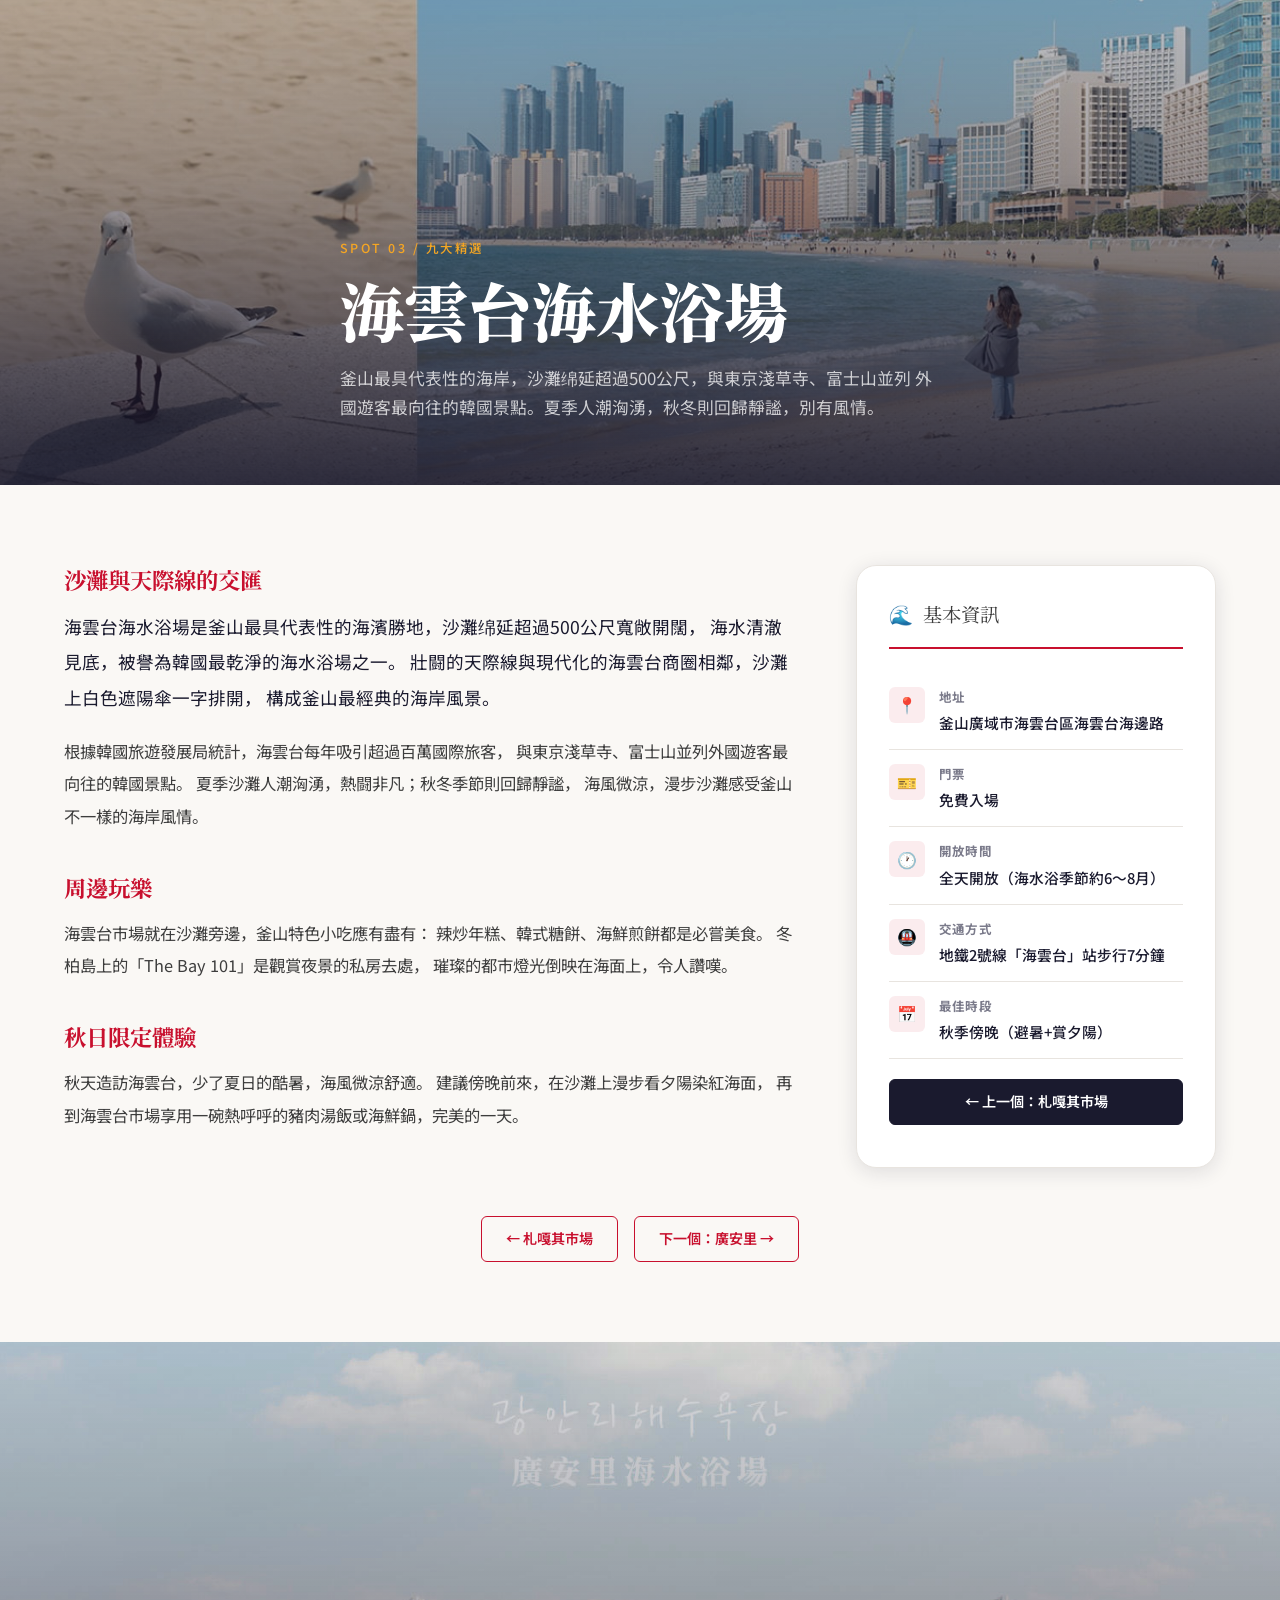
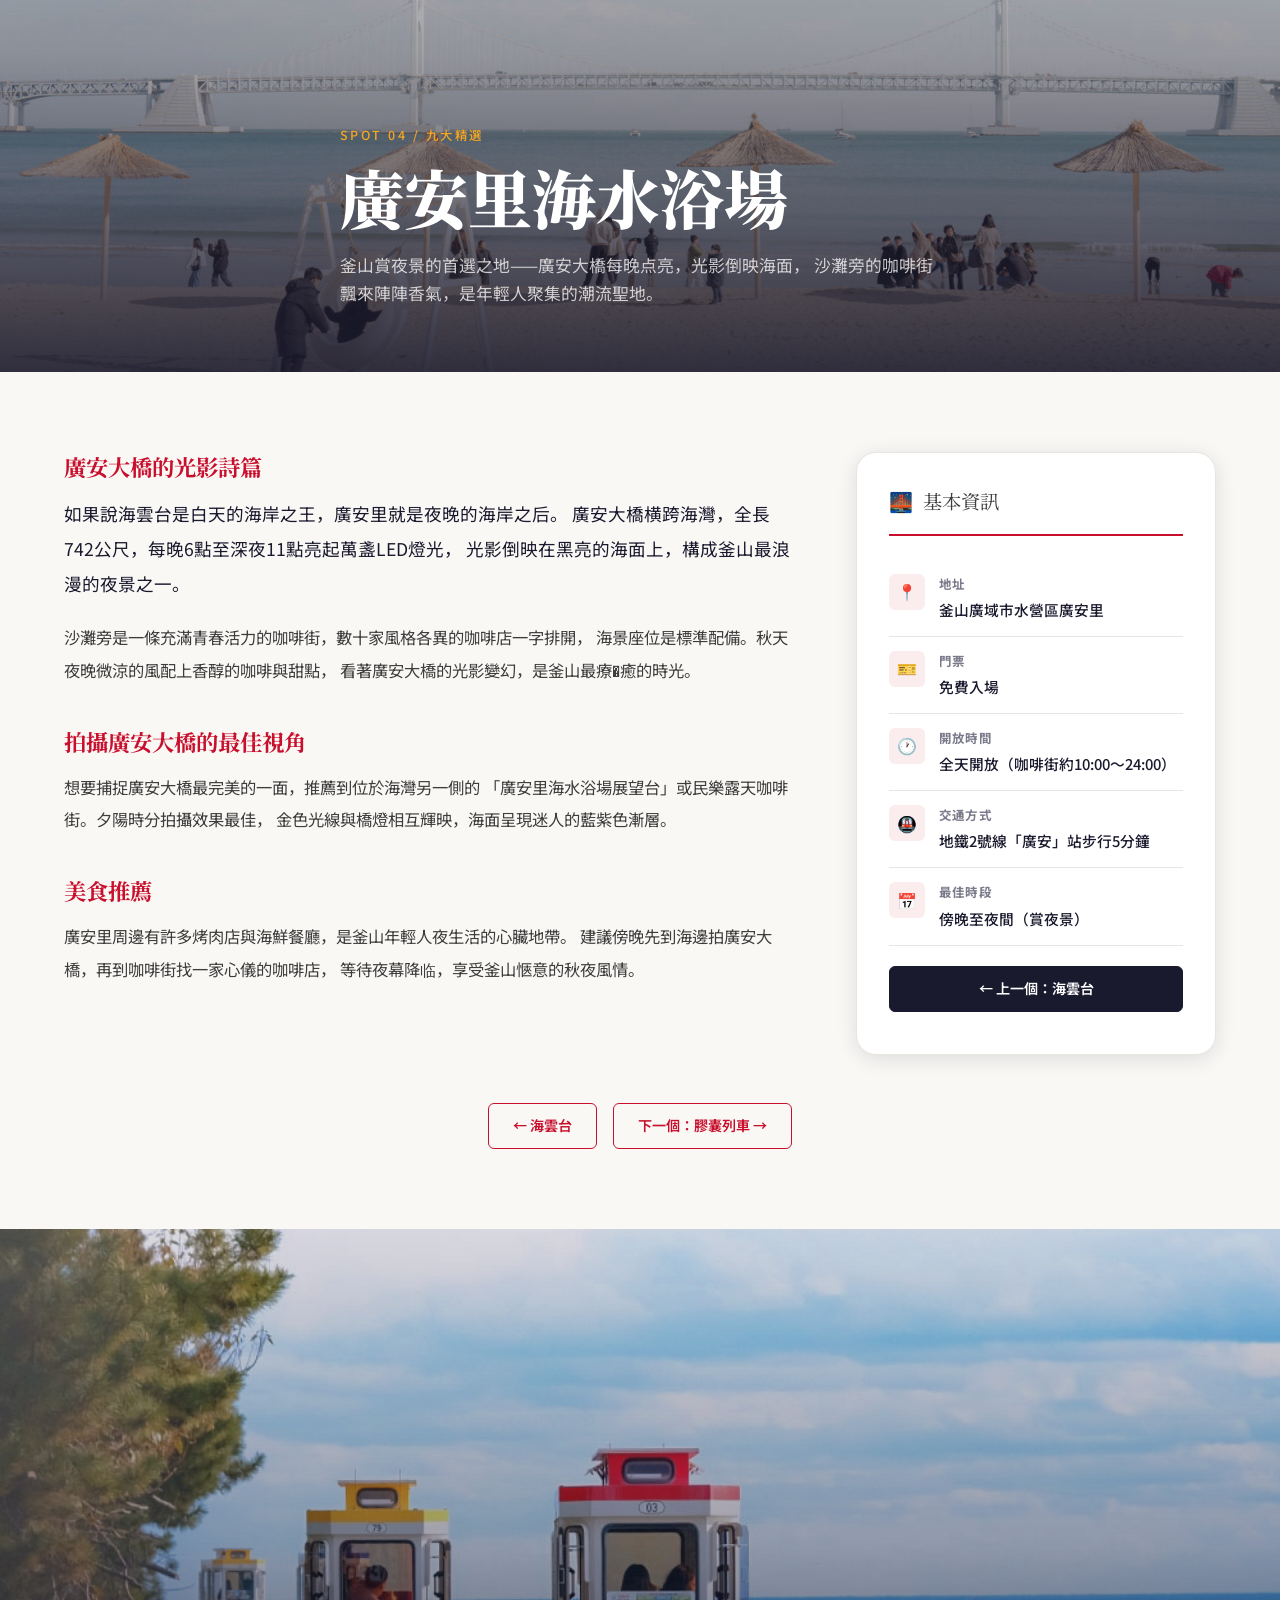
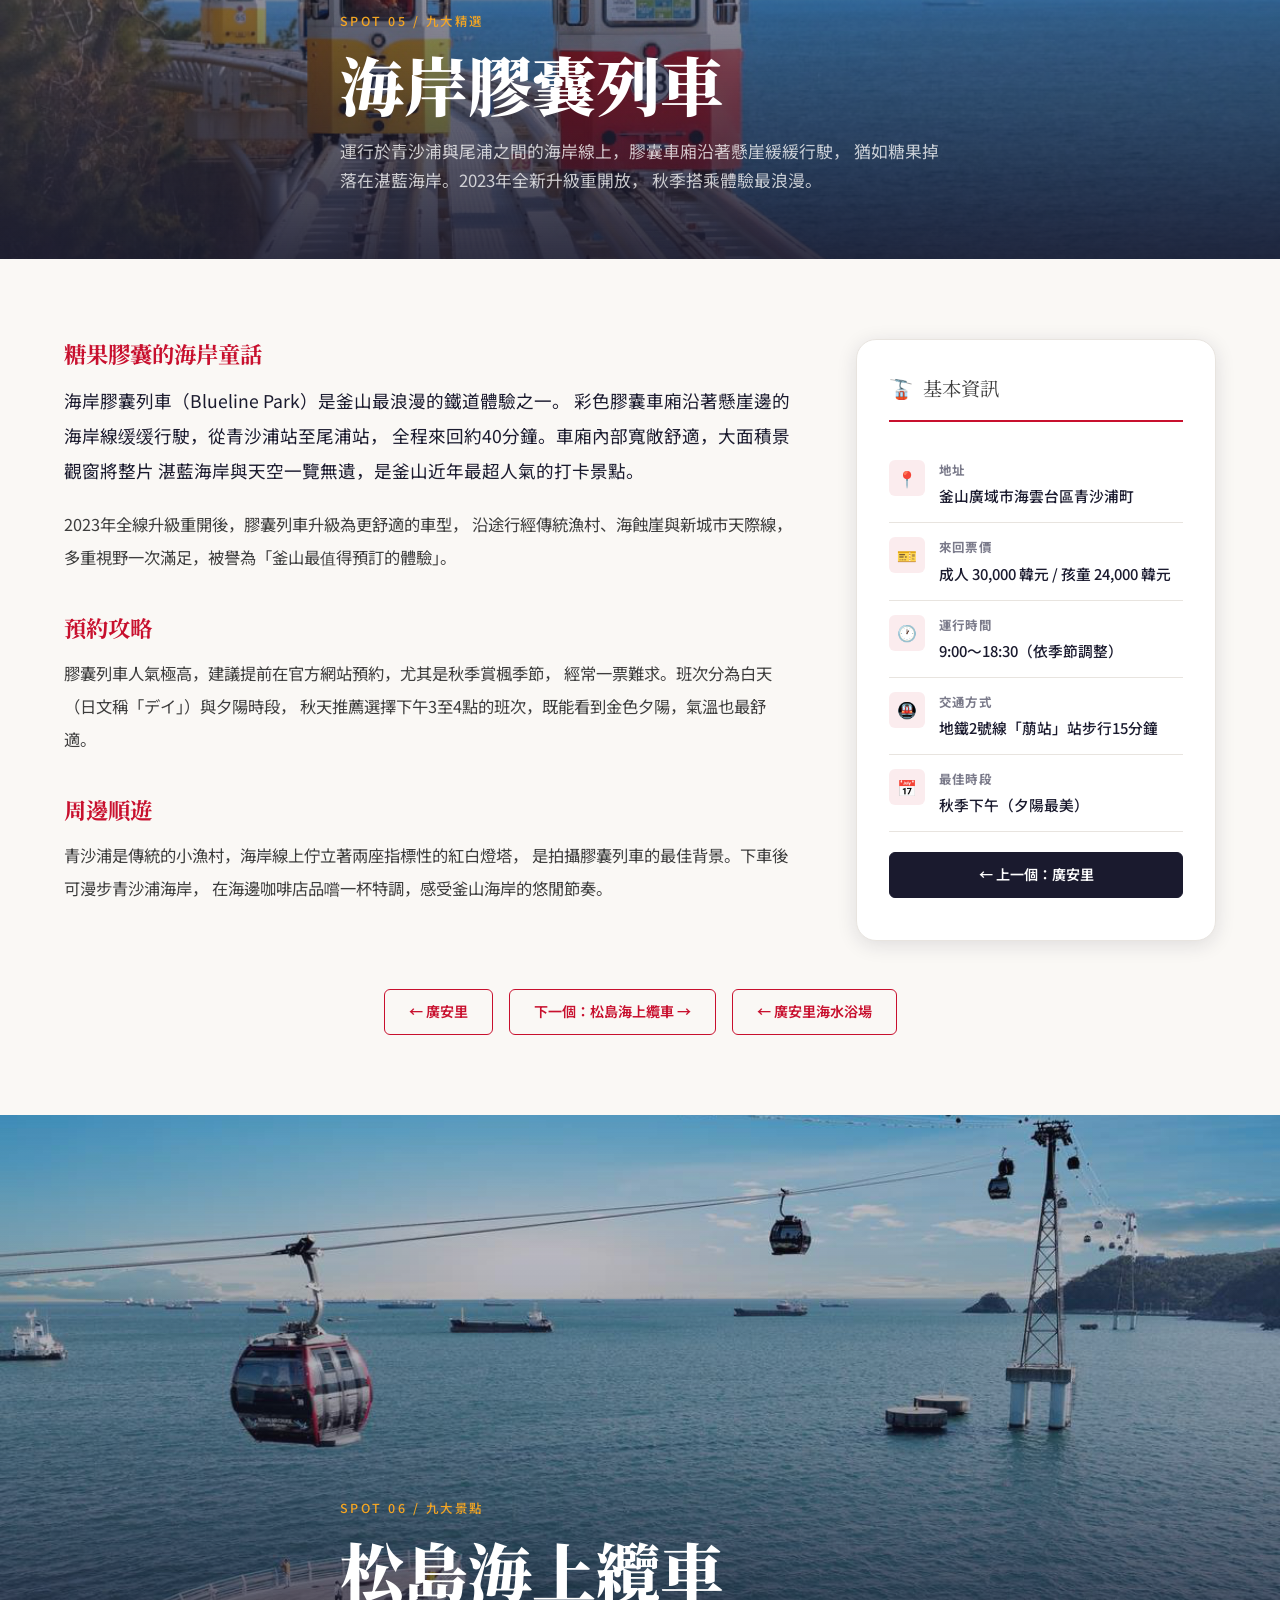
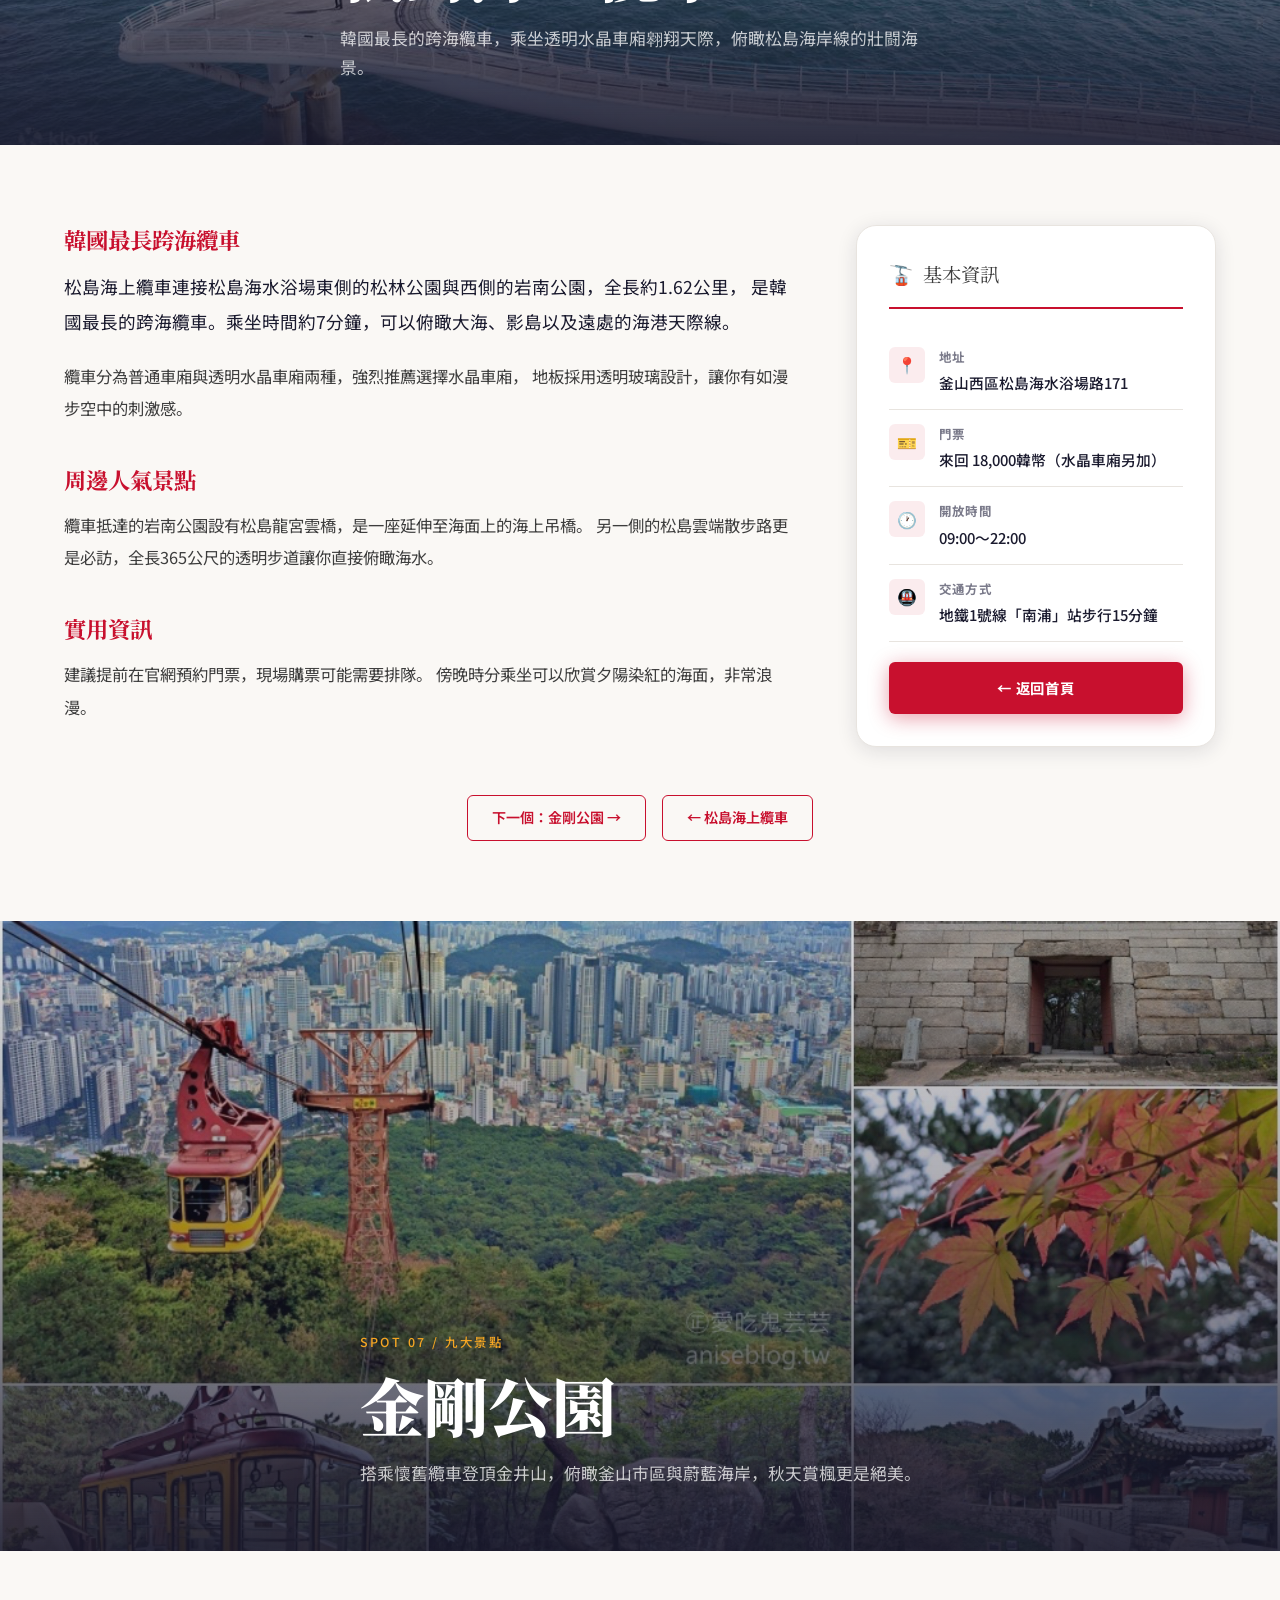
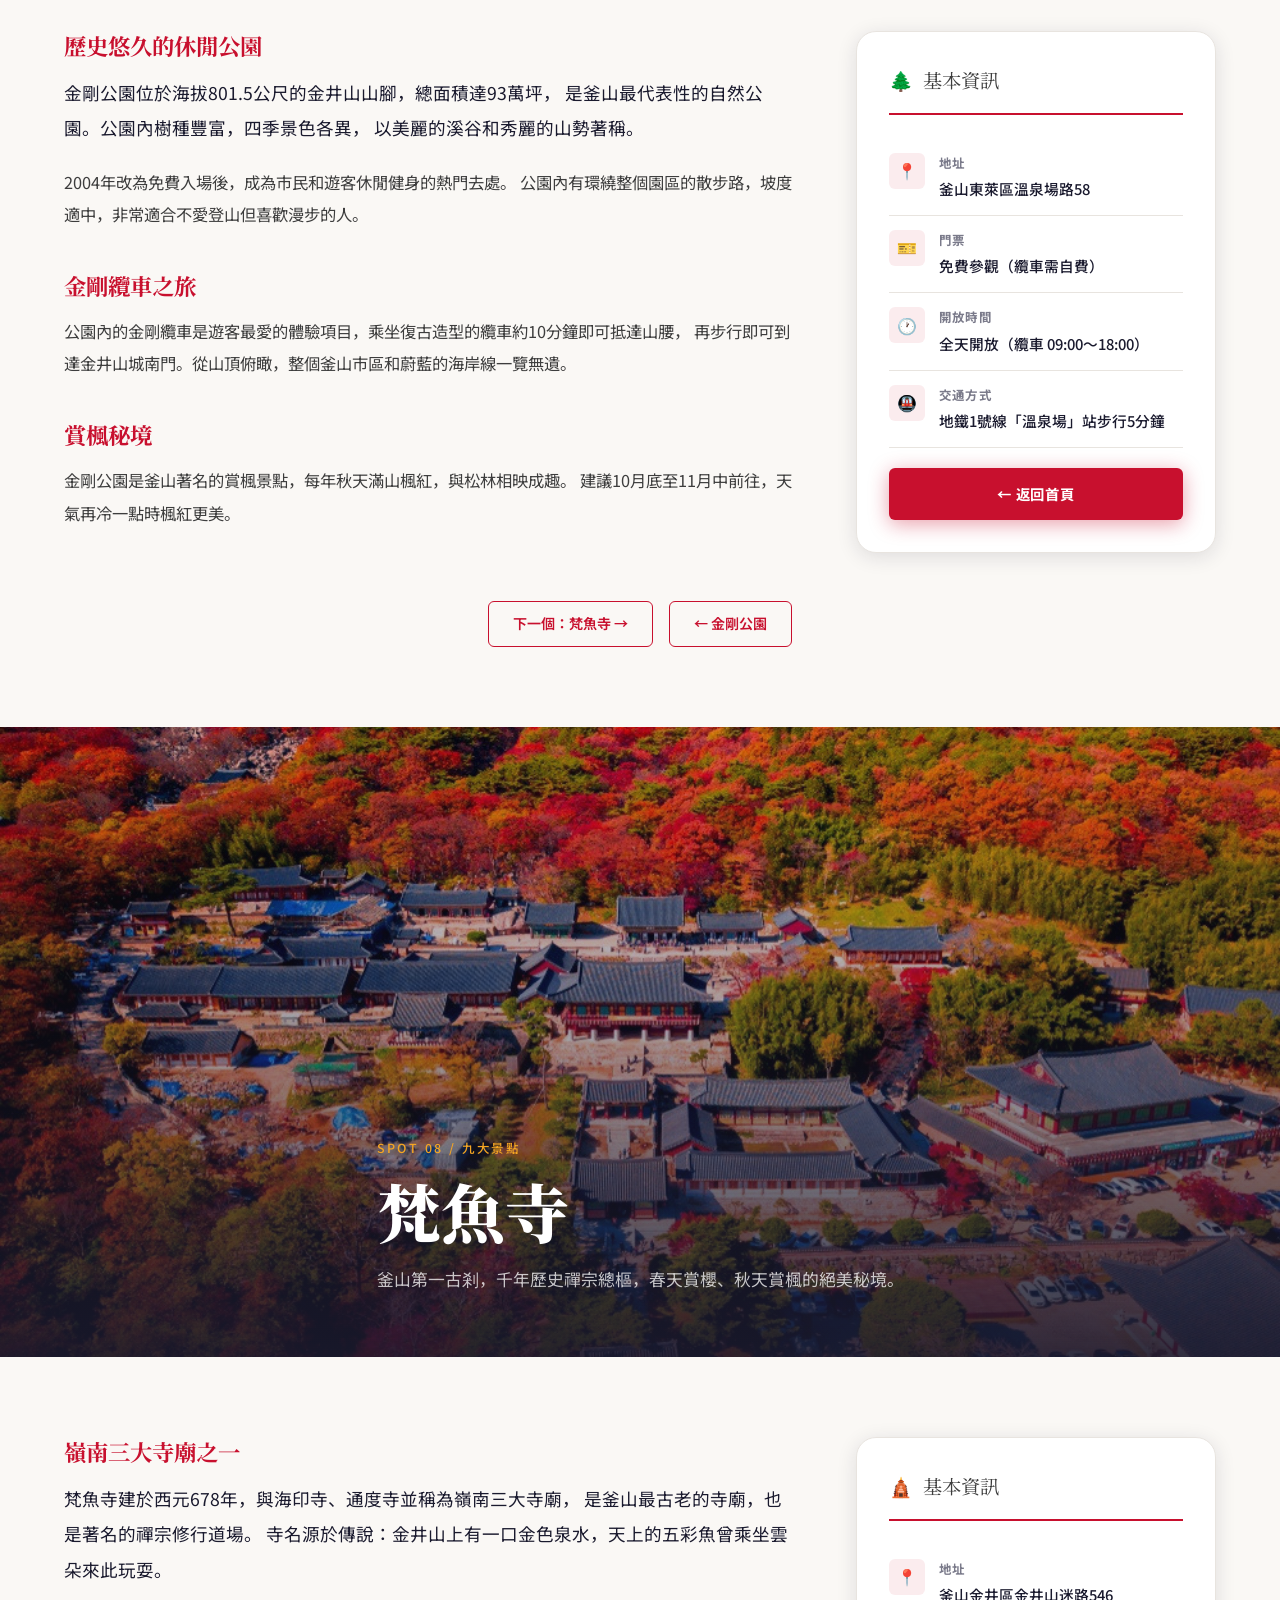
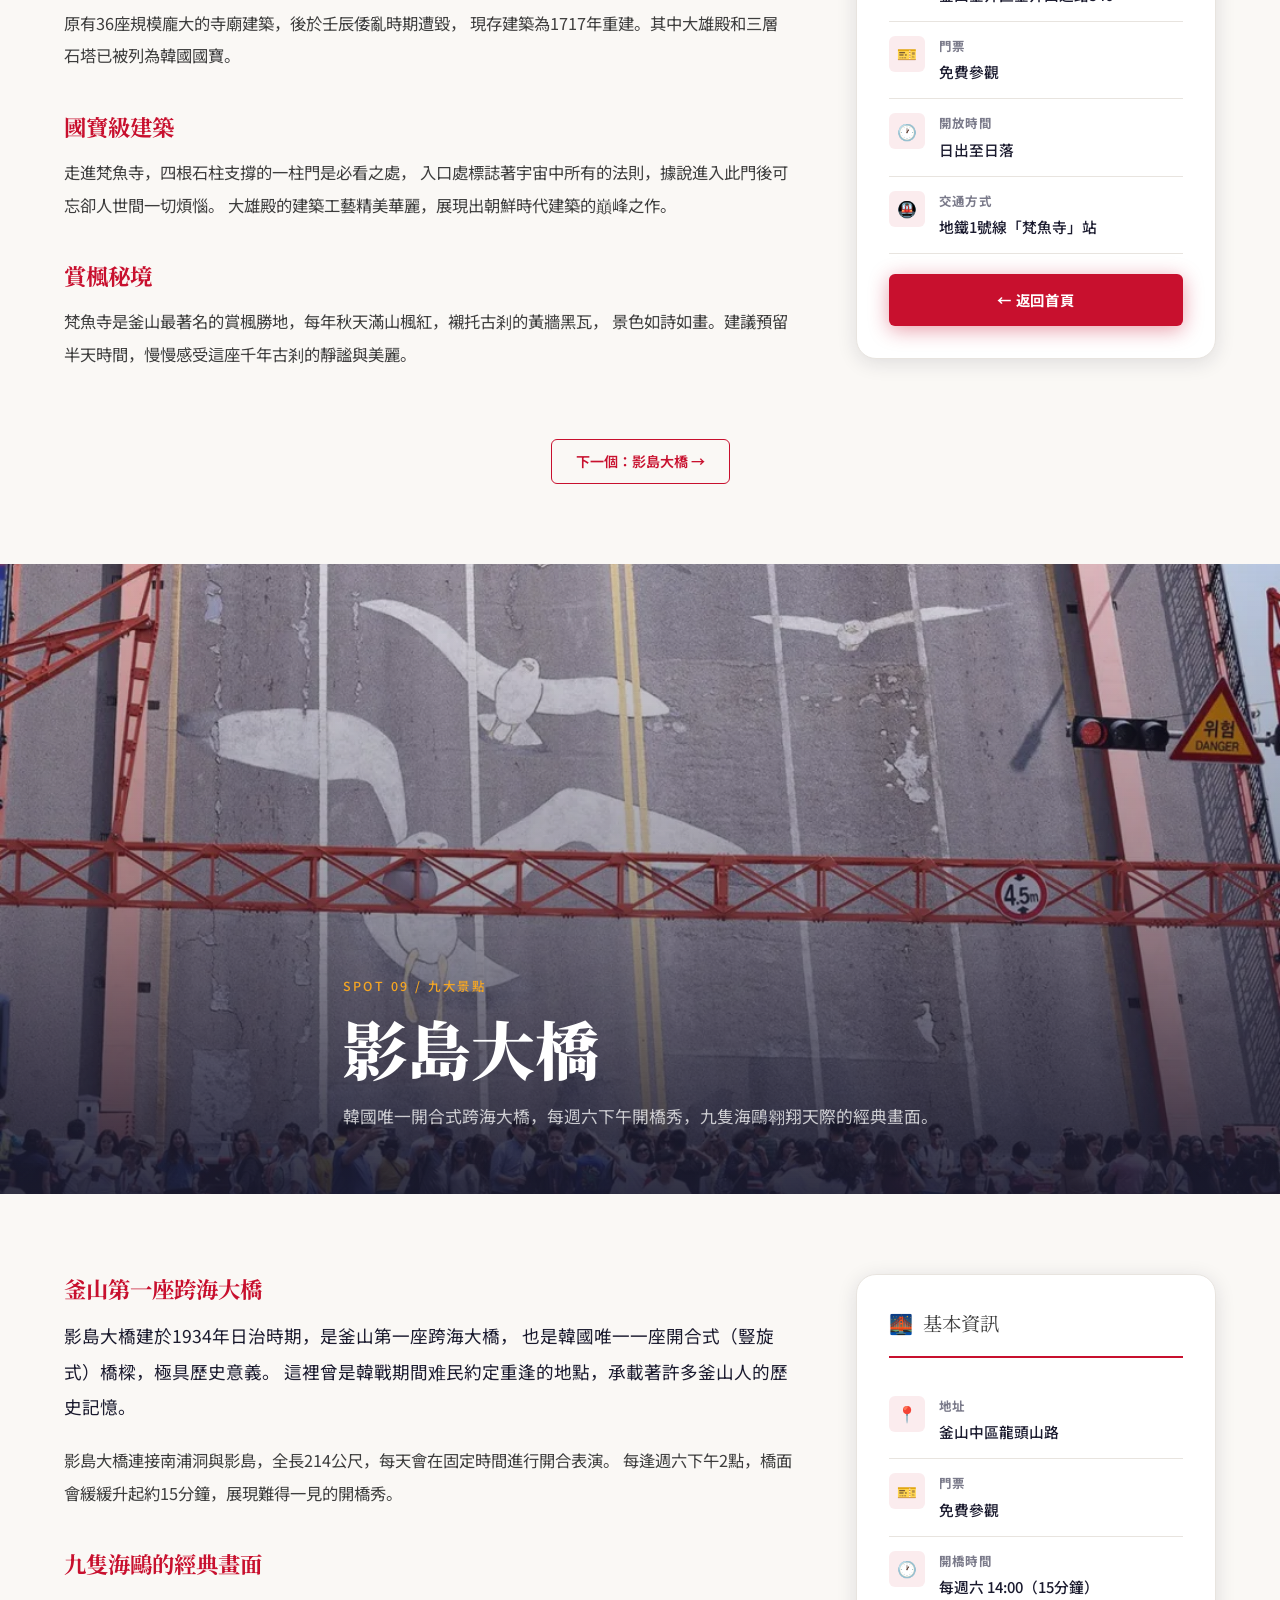
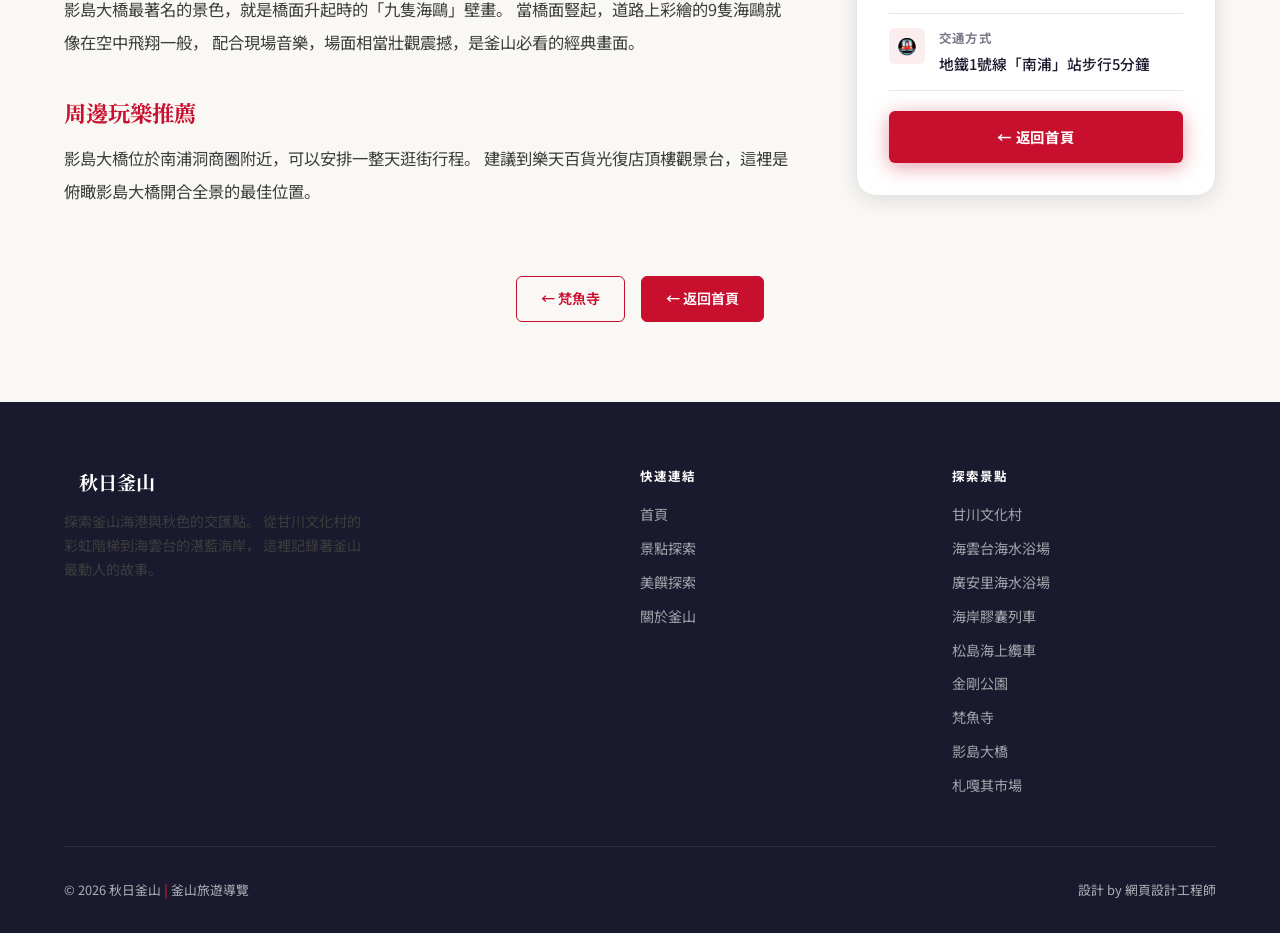
<file: spots.html>
<!DOCTYPE html>
<html lang="zh-TW">
<head>
  <meta charset="UTF-8">
  <meta name="viewport" content="width=device-width, initial-scale=1.0">
  <title>景點探索 | 秋日釜山</title>
  <meta name="description" content="探索釜山九大精選景點：甘川文化村、海雲台、廣安里、膠囊列車、札嘎其市場。完整景點介紹與旅遊資訊。">
  <meta name="theme-color" content="#0077B6">

  <!-- Favicon -->
  <link rel="icon" type="image/svg+xml" href="data:image/svg+xml,<svg xmlns='http://www.w3.org/2000/svg' viewBox='0 0 100 100'><rect width='100' height='100' rx='16' fill='%230077B6'/><text y='.9em' font-size='80' x='50%' text-anchor='middle'>釜</text></svg>">

  <!-- Google Fonts -->
  <link rel="preconnect" href="https://fonts.googleapis.com">
  <link rel="preconnect" href="https://fonts.gstatic.com" crossorigin>
  <link href="https://fonts.googleapis.com/css2?family=Noto+Serif+JP:wght@400;600;700;900&family=Noto+Sans+JP:wght@300;400;500;700&display=swap" rel="stylesheet">

  <!-- Stylesheet -->
  <link rel="stylesheet" href="css/style.css">
</head>
<body>

  <!-- ===================== HEADER ===================== -->
  <header class="header" id="header">
    <div class="container">
      <div class="header__inner">
        <a href="index.html" class="header__logo">
          <span class="header__logo-dot"></span>
          秋日釜山
        </a>

        <nav class="header__nav" id="headerNav">
          <a href="index.html" class="nav-link">首頁</a>
          <a href="spots.html" class="nav-link active">景點探索</a>
          <a href="food.html" class="nav-link">美饌探索</a>
          <a href="index.html#about-section" class="nav-link">關於釜山</a>
          <a href="index.html" class="nav-cta">回首頁</a>
        </nav>

        <button class="nav-toggle" id="navToggle" aria-label="開啟選單">
          <span></span>
          <span></span>
          <span></span>
        </button>
      </div>
    </div>
  </header>

  <!-- ===================== SPOTS NAVIGATION TABS ===================== -->
  <nav class="spots-nav">
    <div class="container">
      <div class="spots-nav__inner">
        <a href="#gamagol" class="spots-nav__btn active" data-target="gamagol">🎨 甘川文化村</a>
        <a href="#jagalchi" class="spots-nav__btn" data-target="jagalchi">🐙 札嘎其市場</a>
        <a href="#haeundae" class="spots-nav__btn" data-target="haeundae">🌊 海雲台海水浴場</a>
        <a href="#gwangalli" class="spots-nav__btn" data-target="gwangalli">🌉 廣安里海水浴場</a>
        <a href="#capsule" class="spots-nav__btn" data-target="capsule">🚡 海岸膠囊列車</a>
        <a href="#songdo-cable" class="spots-nav__btn" data-target="songdo-cable">🚠 松島海上纜車</a>
        <a href="#geumgang" class="spots-nav__btn" data-target="geumgang">🌲 金剛公園</a>
        <a href="#beomeosa" class="spots-nav__btn" data-target="beomeosa">🛕 梵魚寺</a>
        <a href="#yeongdo" class="spots-nav__btn" data-target="yeongdo">🌄 影島大橋</a>
      </div>
    </div>
  </nav>

  <!-- ================================================================ -->
  <!-- SPOT 1: 甘川文化村 -->
  <!-- ================================================================ -->
  <section class="spot-section" id="gamagol">
    <div class="spot-hero">
      <div class="spot-hero__bg">
        <img src="images/spots/spot_01.jpg" alt="甘川文化村全景" loading="eager">
      </div>
      <div class="spot-hero__overlay"></div>
      <div class="container">
        <div class="spot-hero__content">
          <p class="spot-hero__eyebrow">Spot 01 / 九大精選</p>
          <h1 class="spot-hero__title">甘川文化村</h1>
          <p class="spot-hero__subtitle">
            曾是1950年代避難住宅區的荒涼山丘，經藝術家與居民攜手改造，
            如今蛻變成韓國最繽紛的「東方馬丘比丘」，穿梭彩虹階梯，每步皆是風景。
          </p>
        </div>
      </div>
    </div>

    <div class="spot-detail">
      <div class="container">
        <div class="spot-detail__inner">
          <div class="spot-detail__main fade-in">
            <h3>從荒涼山丘到藝術殿堂</h3>
            <p>
              走進甘川文化村的那一刻，眼前豁然開朗——階梯式的紅磚小屋層層疊疊，
              沿著山坡向上延伸，彩色的屋牆、可愛的壁畫與藝術雕塑散落其間，
              被譽為「東方的馬丘比丘」，是釜山最具代表性的文化景點。
            </p>
            <p>
              這裡曾是1950年代韓戰避難民集體住宅，數百戶家庭擠在狹窄的山丘上，
              條件艱困。2009年，當地居民與藝術家啟動「甘川藝術境界」保存計畫，
              以「一本魚」為意象，用階梯串聯每一戶人家，如今成為韓國最繽紛的藝術村。
            </p>

            <h3>必拍視角與迷路樂趣</h3>
            <p>
              甘川文化村的最大魅力，在於「迷路」本身。巷弄彎曲交錯，處處藏著小驚喜：
              小王子的金色銅像佇立在階梯轉角、手繪地圖指引方向、色彩繽紛的「階梯Gallery」
              訴說著居民的故事。建議預留2至3小時，慢慢探索每一條小巷。
            </p>

            <h3>紀念品與文化體驗</h3>
            <p>
              村內有許多特色咖啡店與手工藝品店，可以購買以甘川为主题的明信片與紀念品。
              也有傳統茶屋可以稍作休息，居高臨下俯瞰整片彩色屋頂與釜山港灣的壯闘景色。
            </p>
          </div>

          <aside class="spot-sidebar fade-in">
            <div class="spot-info-card">
              <div class="spot-info-card__title">
                <span>🎨</span> 基本資訊
              </div>
              <div class="spot-info-item">
                <div class="spot-info-item__icon">📍</div>
                <div>
                  <div class="spot-info-item__label">地址</div>
                  <div class="spot-info-item__value">釜山廣域市沙下區甘川洞</div>
                </div>
              </div>
              <div class="spot-info-item">
                <div class="spot-info-item__icon">🎫</div>
                <div>
                  <div class="spot-info-item__label">門票</div>
                  <div class="spot-info-item__value">免費參觀（文化體驗另計）</div>
                </div>
              </div>
              <div class="spot-info-item">
                <div class="spot-info-item__icon">🕐</div>
                <div>
                  <div class="spot-info-item__label">開放時間</div>
                  <div class="spot-info-item__value">全天開放（商店約9:00〜18:00）</div>
                </div>
              </div>
              <div class="spot-info-item">
                <div class="spot-info-item__icon">🚇</div>
                <div>
                  <div class="spot-info-item__label">交通方式</div>
                  <div class="spot-info-item__value">地鐵1號線「土城」站步行15分鐘</div>
                </div>
              </div>
              <div class="spot-info-item">
                <div class="spot-info-item__icon">📅</div>
                <div>
                  <div class="spot-info-item__label">最佳季節</div>
                  <div class="spot-info-item__value">春季、秋季（涼爽舒適）</div>
                </div>
              </div>
              <div style="margin-top: 20px;">
                <a href="index.html" class="btn btn--primary" style="width: 100%; justify-content: center;">
                  ← 返回首頁
                </a>
              </div>
            </div>
          </aside>
        </div>

        <div class="spot-detail-nav fade-in">
          <a href="#jagalchi" class="spot-nav-btn">下一個：札嘎其市場 →</a>
        </div>
      </div>
    </div>
  </section>

  <!-- ================================================================ -->
  <!-- SPOT 2: 札嘎其市場 -->
  <!-- ================================================================ -->
  <section class="spot-section" id="jagalchi">
    <div class="spot-hero">
      <div class="spot-hero__bg">
        <img src="images/spots/spot_05.jpg" alt="札嘎其市場海鮮攤" loading="lazy">
      </div>
      <div class="spot-hero__overlay"></div>
      <div class="container">
        <div class="spot-hero__content">
          <p class="spot-hero__eyebrow">Spot 02 / 九大精選</p>
          <h1 class="spot-hero__title">札嘎其市場</h1>
          <p class="spot-hero__subtitle">
            韓國最大規模的海鮮集散地，擁有70年歷史的傳統市場。
            活跳跳的帝王蟹、碩大的鮑魚與滿滿的干貝——現買現吃，
            是釜山行的必訪行程。
          </p>
        </div>
      </div>
    </div>

    <div class="spot-detail">
      <div class="container">
        <div class="spot-detail__inner">
          <div class="spot-detail__main fade-in">
            <h3>韓國海鮮的心臟</h3>
            <p>
              走進札嘎其市場，空氣中彌漫著海洋的氣息。超過300家攤商雲集於此，
              帝王蟹在水族箱中張牙舞爪、碩大的鮑魚堆疊成山、干貝閃爍著光澤——
              這裡是韓國最大規模的海鮮市場，也是釜山最具代表性的庶民風景。
            </p>
            <p>
              市場起源於19世紀末的港口魚市，至今已有超過70年歷史。
              釜山的討海人將最新鮮的漁獲直送至此，新鮮度與價格都是韓國之最。
              近年札嘎其更發展出「觀光市場」的型態，吸引來自世界各地的旅客體驗。
            </p>

            <h3>現買現吃攻略</h3>
            <p>
              市場一樓是生鮮區，二樓則是現切生魚片與代客料理區域。
              推薦行程：先在一樓選定海鮮，與攤商議價後，再上二樓找店家代為烹調。
              建議選擇醬油醃生蟹、活鮑魚刺身與海鞘拌飯，都是釜山限定的道地滋味。
            </p>

            <h3>文化體驗</h3>
            <p>
              每逢10月的「札嘎其大海節」，市場周邊會封街舉辦慶典，
              現場有海鮮料理競賽與傳統表演，是深度體驗釜山海女文化的最佳時機。
            </p>
          </div>

          <aside class="spot-sidebar fade-in">
            <div class="spot-info-card">
              <div class="spot-info-card__title">
                <span>🐙</span> 基本資訊
              </div>
              <div class="spot-info-item">
                <div class="spot-info-item__icon">📍</div>
                <div>
                  <div class="spot-info-item__label">地址</div>
                  <div class="spot-info-item__value">釜山廣域市中區札嘎其洞</div>
                </div>
              </div>
              <div class="spot-info-item">
                <div class="spot-info-item__icon">🎫</div>
                <div>
                  <div class="spot-info-item__label">門票</div>
                  <div class="spot-info-item__value">免費參觀（海鮮現買現吃）</div>
                </div>
              </div>
              <div class="spot-info-item">
                <div class="spot-info-item__icon">🕐</div>
                <div>
                  <div class="spot-info-item__label">開放時間</div>
                  <div class="spot-info-item__value">約 5:00〜22:00（依店家而異）</div>
                </div>
              </div>
              <div class="spot-info-item">
                <div class="spot-info-item__icon">🚇</div>
                <div>
                  <div class="spot-info-item__label">交通方式</div>
                  <div class="spot-info-item__value">地鐵1號線「札嘎其」站步行3分鐘</div>
                </div>
              </div>
              <div class="spot-info-item">
                <div class="spot-info-item__icon">📅</div>
                <div>
                  <div class="spot-info-item__label">最佳時段</div>
                  <div class="spot-info-item__value">清晨至中午（最新鮮）</div>
                </div>
              </div>
              <div style="margin-top: 20px;">
                <a href="#gamagol" class="spot-nav-btn spot-nav-btn--back" style="width: 100%; justify-content: center; margin-bottom: 10px; display: flex;">
                  ← 上一個：甘川文化村
                </a>
              </div>
            </div>
          </aside>
        </div>

        <div class="spot-detail-nav fade-in">
          <a href="#gamagol" class="spot-nav-btn">← 甘川文化村</a>
          <a href="#haeundae" class="spot-nav-btn">下一個：海雲台 →</a>
        </div>
      </div>
    </div>
  </section>

  <!-- ================================================================ -->
  <!-- SPOT 3: 海雲台海水浴場 -->
  <!-- ================================================================ -->
  <section class="spot-section" id="haeundae">
    <div class="spot-hero">
      <div class="spot-hero__bg">
        <img src="images/spots/spot_02.jpg" alt="海雲台海水浴場" loading="lazy">
      </div>
      <div class="spot-hero__overlay"></div>
      <div class="container">
        <div class="spot-hero__content">
          <p class="spot-hero__eyebrow">Spot 03 / 九大精選</p>
          <h1 class="spot-hero__title">海雲台海水浴場</h1>
          <p class="spot-hero__subtitle">
            釜山最具代表性的海岸，沙灘绵延超過500公尺，與東京淺草寺、富士山並列
            外國遊客最向往的韓國景點。夏季人潮洶湧，秋冬則回歸靜謐，別有風情。
          </p>
        </div>
      </div>
    </div>

    <div class="spot-detail">
      <div class="container">
        <div class="spot-detail__inner">
          <div class="spot-detail__main fade-in">
            <h3>沙灘與天際線的交匯</h3>
            <p>
              海雲台海水浴場是釜山最具代表性的海濱勝地，沙灘绵延超過500公尺寬敞開闊，
              海水清澈見底，被譽為韓國最乾淨的海水浴場之一。
              壯闘的天際線與現代化的海雲台商圈相鄰，沙灘上白色遮陽傘一字排開，
              構成釜山最經典的海岸風景。
            </p>
            <p>
              根據韓國旅遊發展局統計，海雲台每年吸引超過百萬國際旅客，
              與東京淺草寺、富士山並列外國遊客最向往的韓國景點。
              夏季沙灘人潮洶湧，熱闘非凡；秋冬季節則回歸靜謐，
              海風微涼，漫步沙灘感受釜山不一樣的海岸風情。
            </p>

            <h3>周邊玩樂</h3>
            <p>
              海雲台市場就在沙灘旁邊，釜山特色小吃應有盡有：
              辣炒年糕、韓式糖餅、海鮮煎餅都是必嘗美食。
              冬柏島上的「The Bay 101」是觀賞夜景的私房去處，
              璀璨的都市燈光倒映在海面上，令人讚嘆。
            </p>

            <h3>秋日限定體驗</h3>
            <p>
              秋天造訪海雲台，少了夏日的酷暑，海風微涼舒適。
              建議傍晚前來，在沙灘上漫步看夕陽染紅海面，
              再到海雲台市場享用一碗熱呼呼的豬肉湯飯或海鮮鍋，完美的一天。
            </p>
          </div>

          <aside class="spot-sidebar fade-in">
            <div class="spot-info-card">
              <div class="spot-info-card__title">
                <span>🌊</span> 基本資訊
              </div>
              <div class="spot-info-item">
                <div class="spot-info-item__icon">📍</div>
                <div>
                  <div class="spot-info-item__label">地址</div>
                  <div class="spot-info-item__value">釜山廣域市海雲台區海雲台海邊路</div>
                </div>
              </div>
              <div class="spot-info-item">
                <div class="spot-info-item__icon">🎫</div>
                <div>
                  <div class="spot-info-item__label">門票</div>
                  <div class="spot-info-item__value">免費入場</div>
                </div>
              </div>
              <div class="spot-info-item">
                <div class="spot-info-item__icon">🕐</div>
                <div>
                  <div class="spot-info-item__label">開放時間</div>
                  <div class="spot-info-item__value">全天開放（海水浴季節約6〜8月）</div>
                </div>
              </div>
              <div class="spot-info-item">
                <div class="spot-info-item__icon">🚇</div>
                <div>
                  <div class="spot-info-item__label">交通方式</div>
                  <div class="spot-info-item__value">地鐵2號線「海雲台」站步行7分鐘</div>
                </div>
              </div>
              <div class="spot-info-item">
                <div class="spot-info-item__icon">📅</div>
                <div>
                  <div class="spot-info-item__label">最佳時段</div>
                  <div class="spot-info-item__value">秋季傍晚（避暑+賞夕陽）</div>
                </div>
              </div>
              <div style="margin-top: 20px;">
                <a href="#jagalchi" class="spot-nav-btn spot-nav-btn--back" style="width: 100%; justify-content: center; margin-bottom: 10px; display: flex;">
                  ← 上一個：札嘎其市場
                </a>
              </div>
            </div>
          </aside>
        </div>

        <div class="spot-detail-nav fade-in">
          <a href="#jagalchi" class="spot-nav-btn">← 札嘎其市場</a>
          <a href="#gwangalli" class="spot-nav-btn">下一個：廣安里 →</a>
        </div>
      </div>
    </div>
  </section>

  <!-- ================================================================ -->
  <!-- SPOT 4: 廣安里海水浴場 -->
  <!-- ================================================================ -->
  <section class="spot-section" id="gwangalli">
    <div class="spot-hero">
      <div class="spot-hero__bg">
        <img src="images/spots/spot_03.jpg" alt="廣安里海水浴場夜景" loading="lazy">
      </div>
      <div class="spot-hero__overlay"></div>
      <div class="container">
        <div class="spot-hero__content">
          <p class="spot-hero__eyebrow">Spot 04 / 九大精選</p>
          <h1 class="spot-hero__title">廣安里海水浴場</h1>
          <p class="spot-hero__subtitle">
            釜山賞夜景的首選之地——廣安大橋每晚点亮，光影倒映海面，
            沙灘旁的咖啡街飄來陣陣香氣，是年輕人聚集的潮流聖地。
          </p>
        </div>
      </div>
    </div>

    <div class="spot-detail">
      <div class="container">
        <div class="spot-detail__inner">
          <div class="spot-detail__main fade-in">
            <h3>廣安大橋的光影詩篇</h3>
            <p>
              如果說海雲台是白天的海岸之王，廣安里就是夜晚的海岸之后。
              廣安大橋横跨海灣，全長742公尺，每晚6點至深夜11點亮起萬盞LED燈光，
              光影倒映在黑亮的海面上，構成釜山最浪漫的夜景之一。
            </p>
            <p>
              沙灘旁是一條充滿青春活力的咖啡街，數十家風格各異的咖啡店一字排開，
              海景座位是標準配備。秋天夜晚微涼的風配上香醇的咖啡與甜點，
              看著廣安大橋的光影變幻，是釜山最療�癒的時光。
            </p>

            <h3>拍攝廣安大橋的最佳視角</h3>
            <p>
              想要捕捉廣安大橋最完美的一面，推薦到位於海灣另一側的
              「廣安里海水浴場展望台」或民樂露天咖啡街。夕陽時分拍攝效果最佳，
              金色光線與橋燈相互輝映，海面呈現迷人的藍紫色漸層。
            </p>

            <h3>美食推薦</h3>
            <p>
              廣安里周邊有許多烤肉店與海鮮餐廳，是釜山年輕人夜生活的心臟地帶。
              建議傍晚先到海邊拍廣安大橋，再到咖啡街找一家心儀的咖啡店，
              等待夜幕降临，享受釜山愜意的秋夜風情。
            </p>
          </div>

          <aside class="spot-sidebar fade-in">
            <div class="spot-info-card">
              <div class="spot-info-card__title">
                <span>🌉</span> 基本資訊
              </div>
              <div class="spot-info-item">
                <div class="spot-info-item__icon">📍</div>
                <div>
                  <div class="spot-info-item__label">地址</div>
                  <div class="spot-info-item__value">釜山廣域市水營區廣安里</div>
                </div>
              </div>
              <div class="spot-info-item">
                <div class="spot-info-item__icon">🎫</div>
                <div>
                  <div class="spot-info-item__label">門票</div>
                  <div class="spot-info-item__value">免費入場</div>
                </div>
              </div>
              <div class="spot-info-item">
                <div class="spot-info-item__icon">🕐</div>
                <div>
                  <div class="spot-info-item__label">開放時間</div>
                  <div class="spot-info-item__value">全天開放（咖啡街約10:00〜24:00）</div>
                </div>
              </div>
              <div class="spot-info-item">
                <div class="spot-info-item__icon">🚇</div>
                <div>
                  <div class="spot-info-item__label">交通方式</div>
                  <div class="spot-info-item__value">地鐵2號線「廣安」站步行5分鐘</div>
                </div>
              </div>
              <div class="spot-info-item">
                <div class="spot-info-item__icon">📅</div>
                <div>
                  <div class="spot-info-item__label">最佳時段</div>
                  <div class="spot-info-item__value">傍晚至夜間（賞夜景）</div>
                </div>
              </div>
              <div style="margin-top: 20px;">
                <a href="#haeundae" class="spot-nav-btn spot-nav-btn--back" style="width: 100%; justify-content: center; margin-bottom: 10px; display: flex;">
                  ← 上一個：海雲台
                </a>
              </div>
            </div>
          </aside>
        </div>

        <div class="spot-detail-nav fade-in">
          <a href="#haeundae" class="spot-nav-btn">← 海雲台</a>
          <a href="#capsule" class="spot-nav-btn">下一個：膠囊列車 →</a>
        </div>
      </div>
    </div>
  </section>

  <!-- ================================================================ -->
  <!-- SPOT 5: 海岸膠囊列車 -->
  <!-- ================================================================ -->
  <section class="spot-section" id="capsule">
    <div class="spot-hero">
      <div class="spot-hero__bg">
        <img src="images/spots/spot_04.jpg" alt="海岸膠囊列車" loading="lazy">
      </div>
      <div class="spot-hero__overlay"></div>
      <div class="container">
        <div class="spot-hero__content">
          <p class="spot-hero__eyebrow">Spot 05 / 九大精選</p>
          <h1 class="spot-hero__title">海岸膠囊列車</h1>
          <p class="spot-hero__subtitle">
            運行於青沙浦與尾浦之間的海岸線上，膠囊車廂沿著懸崖緩緩行駛，
            猶如糖果掉落在湛藍海岸。2023年全新升級重開放，
            秋季搭乘體驗最浪漫。
          </p>
        </div>
      </div>
    </div>

    <div class="spot-detail">
      <div class="container">
        <div class="spot-detail__inner">
          <div class="spot-detail__main fade-in">
            <h3>糖果膠囊的海岸童話</h3>
            <p>
              海岸膠囊列車（Blueline Park）是釜山最浪漫的鐵道體驗之一。
              彩色膠囊車廂沿著懸崖邊的海岸線缓缓行駛，從青沙浦站至尾浦站，
              全程來回約40分鐘。車廂內部寬敞舒適，大面積景觀窗將整片
              湛藍海岸與天空一覽無遺，是釜山近年最超人氣的打卡景點。
            </p>
            <p>
              2023年全線升級重開後，膠囊列車升級為更舒適的車型，
              沿途行經傳統漁村、海蝕崖與新城市天際線，
              多重視野一次滿足，被譽為「釜山最值得預訂的體驗」。
            </p>

            <h3>預約攻略</h3>
            <p>
              膠囊列車人氣極高，建議提前在官方網站預約，尤其是秋季賞楓季節，
              經常一票難求。班次分為白天（日文稱「デイ」）與夕陽時段，
              秋天推薦選擇下午3至4點的班次，既能看到金色夕陽，氣溫也最舒適。
            </p>

            <h3>周邊順遊</h3>
            <p>
              青沙浦是傳統的小漁村，海岸線上佇立著兩座指標性的紅白燈塔，
              是拍攝膠囊列車的最佳背景。下車後可漫步青沙浦海岸，
              在海邊咖啡店品嚐一杯特調，感受釜山海岸的悠閒節奏。
            </p>
          </div>

          <aside class="spot-sidebar fade-in">
            <div class="spot-info-card">
              <div class="spot-info-card__title">
                <span>🚡</span> 基本資訊
              </div>
              <div class="spot-info-item">
                <div class="spot-info-item__icon">📍</div>
                <div>
                  <div class="spot-info-item__label">地址</div>
                  <div class="spot-info-item__value">釜山廣域市海雲台區青沙浦町</div>
                </div>
              </div>
              <div class="spot-info-item">
                <div class="spot-info-item__icon">🎫</div>
                <div>
                  <div class="spot-info-item__label">來回票價</div>
                  <div class="spot-info-item__value">成人 30,000 韓元 / 孩童 24,000 韓元</div>
                </div>
              </div>
              <div class="spot-info-item">
                <div class="spot-info-item__icon">🕐</div>
                <div>
                  <div class="spot-info-item__label">運行時間</div>
                  <div class="spot-info-item__value">9:00〜18:30（依季節調整）</div>
                </div>
              </div>
              <div class="spot-info-item">
                <div class="spot-info-item__icon">🚇</div>
                <div>
                  <div class="spot-info-item__label">交通方式</div>
                  <div class="spot-info-item__value">地鐵2號線「萠站」站步行15分鐘</div>
                </div>
              </div>
              <div class="spot-info-item">
                <div class="spot-info-item__icon">📅</div>
                <div>
                  <div class="spot-info-item__label">最佳時段</div>
                  <div class="spot-info-item__value">秋季下午（夕陽最美）</div>
                </div>
              </div>
              <div style="margin-top: 20px;">
                <a href="#gwangalli" class="spot-nav-btn spot-nav-btn--back" style="width: 100%; justify-content: center; margin-bottom: 10px; display: flex;">
                  ← 上一個：廣安里
                </a>
              </div>
            </div>
          </aside>
        </div>

        <div class="spot-detail-nav fade-in">
          <a href="#gwangalli" class="spot-nav-btn">← 廣安里</a>
          <a href="#songdo-cable" class="spot-nav-btn">下一個：松島海上纜車 →</a>
          <a href="#gwangalli" class="spot-nav-btn">← 廣安里海水浴場</a>
        </div>
      </div>
    </div>
  </section>
  

  <!-- Scripts -->
  <script src="js/main.js"></script>


  <!-- ========== spot_07: 松島海上纜車 ========== -->
  <section class="spot-section" id="songdo-cable">
    <div class="spot-hero">
      <div class="spot-hero__bg">
        <img src="images/spots/spot_07.jpg" alt="松島海上纜車" loading="lazy">
      </div>
      <div class="spot-hero__overlay"></div>
      <div class="container">
        <div class="spot-hero__content">
          <p class="spot-hero__eyebrow">Spot 06 / 九大景點</p>
          <h1 class="spot-hero__title">松島海上纜車</h1>
          <p class="spot-hero__subtitle">
            韓國最長的跨海纜車，乘坐透明水晶車廂翱翔天際，俯瞰松島海岸線的壯闘海景。
          </p>
        </div>
      </div>
    </div>

    <div class="spot-detail">
      <div class="container">
        <div class="spot-detail__inner">
          <div class="spot-detail__main fade-in">
            <h3>韓國最長跨海纜車</h3>
            <p>
              松島海上纜車連接松島海水浴場東側的松林公園與西側的岩南公園，全長約1.62公里，
              是韓國最長的跨海纜車。乘坐時間約7分鐘，可以俯瞰大海、影島以及遠處的海港天際線。
            </p>
            <p>
              纜車分為普通車廂與透明水晶車廂兩種，強烈推薦選擇水晶車廂，
              地板採用透明玻璃設計，讓你有如漫步空中的刺激感。
            </p>

            <h3>周邊人氣景點</h3>
            <p>
              纜車抵達的岩南公園設有松島龍宮雲橋，是一座延伸至海面上的海上吊橋。
              另一側的松島雲端散步路更是必訪，全長365公尺的透明步道讓你直接俯瞰海水。
            </p>

            <h3>實用資訊</h3>
            <p>
              建議提前在官網預約門票，現場購票可能需要排隊。
              傍晚時分乘坐可以欣賞夕陽染紅的海面，非常浪漫。
            </p>
          </div>

          <aside class="spot-sidebar fade-in">
            <div class="spot-info-card">
              <div class="spot-info-card__title">
                <span>🚡</span> 基本資訊
              </div>
              <div class="spot-info-item">
                <div class="spot-info-item__icon">📍</div>
                <div>
                  <div class="spot-info-item__label">地址</div>
                  <div class="spot-info-item__value">釜山西區松島海水浴場路171</div>
                </div>
              </div>
              <div class="spot-info-item">
                <div class="spot-info-item__icon">🎫</div>
                <div>
                  <div class="spot-info-item__label">門票</div>
                  <div class="spot-info-item__value">來回 18,000韓幣（水晶車廂另加）</div>
                </div>
              </div>
              <div class="spot-info-item">
                <div class="spot-info-item__icon">🕐</div>
                <div>
                  <div class="spot-info-item__label">開放時間</div>
                  <div class="spot-info-item__value">09:00〜22:00</div>
                </div>
              </div>
              <div class="spot-info-item">
                <div class="spot-info-item__icon">🚇</div>
                <div>
                  <div class="spot-info-item__label">交通方式</div>
                  <div class="spot-info-item__value">地鐵1號線「南浦」站步行15分鐘</div>
                </div>
              </div>
              <div style="margin-top: 20px;">
                <a href="index.html" class="btn btn--primary" style="width: 100%; justify-content: center;">
                  ← 返回首頁
                </a>
              </div>
            </div>
          </aside>
        </div>

        <div class="spot-detail-nav fade-in">
          <a href="#geumgang" class="spot-nav-btn">下一個：金剛公園 →</a>
          <a href="#songdo-cable" class="spot-nav-btn">← 松島海上纜車</a>
        </div>
      </div>
    </div>
  </section>

  <!-- ========== spot_08: 金剛公園 ========== -->
  <section class="spot-section" id="geumgang">
    <div class="spot-hero">
      <div class="spot-hero__bg">
        <img src="images/spots/spot_08.jpg" alt="金剛公園" loading="lazy">
      </div>
      <div class="spot-hero__overlay"></div>
      <div class="container">
        <div class="spot-hero__content">
          <p class="spot-hero__eyebrow">Spot 07 / 九大景點</p>
          <h1 class="spot-hero__title">金剛公園</h1>
          <p class="spot-hero__subtitle">
            搭乘懷舊纜車登頂金井山，俯瞰釜山市區與蔚藍海岸，秋天賞楓更是絕美。
          </p>
        </div>
      </div>
    </div>

    <div class="spot-detail">
      <div class="container">
        <div class="spot-detail__inner">
          <div class="spot-detail__main fade-in">
            <h3>歷史悠久的休閒公園</h3>
            <p>
              金剛公園位於海拔801.5公尺的金井山山腳，總面積達93萬坪，
              是釜山最代表性的自然公園。公園內樹種豐富，四季景色各異，
              以美麗的溪谷和秀麗的山勢著稱。
            </p>
            <p>
              2004年改為免費入場後，成為市民和遊客休閒健身的熱門去處。
              公園內有環繞整個園區的散步路，坡度適中，非常適合不愛登山但喜歡漫步的人。
            </p>

            <h3>金剛纜車之旅</h3>
            <p>
              公園內的金剛纜車是遊客最愛的體驗項目，乘坐復古造型的纜車約10分鐘即可抵達山腰，
              再步行即可到達金井山城南門。從山頂俯瞰，整個釜山市區和蔚藍的海岸線一覽無遺。
            </p>

            <h3>賞楓秘境</h3>
            <p>
              金剛公園是釜山著名的賞楓景點，每年秋天滿山楓紅，與松林相映成趣。
              建議10月底至11月中前往，天氣再冷一點時楓紅更美。
            </p>
          </div>

          <aside class="spot-sidebar fade-in">
            <div class="spot-info-card">
              <div class="spot-info-card__title">
                <span>🌲</span> 基本資訊
              </div>
              <div class="spot-info-item">
                <div class="spot-info-item__icon">📍</div>
                <div>
                  <div class="spot-info-item__label">地址</div>
                  <div class="spot-info-item__value">釜山東萊區溫泉場路58</div>
                </div>
              </div>
              <div class="spot-info-item">
                <div class="spot-info-item__icon">🎫</div>
                <div>
                  <div class="spot-info-item__label">門票</div>
                  <div class="spot-info-item__value">免費參觀（纜車需自費）</div>
                </div>
              </div>
              <div class="spot-info-item">
                <div class="spot-info-item__icon">🕐</div>
                <div>
                  <div class="spot-info-item__label">開放時間</div>
                  <div class="spot-info-item__value">全天開放（纜車 09:00〜18:00）</div>
                </div>
              </div>
              <div class="spot-info-item">
                <div class="spot-info-item__icon">🚇</div>
                <div>
                  <div class="spot-info-item__label">交通方式</div>
                  <div class="spot-info-item__value">地鐵1號線「溫泉場」站步行5分鐘</div>
                </div>
              </div>
              <div style="margin-top: 20px;">
                <a href="index.html" class="btn btn--primary" style="width: 100%; justify-content: center;">
                  ← 返回首頁
                </a>
              </div>
            </div>
          </aside>
        </div>

        <div class="spot-detail-nav fade-in">
          <a href="#beomeosa" class="spot-nav-btn">下一個：梵魚寺 →</a>
          <a href="#geumgang" class="spot-nav-btn">← 金剛公園</a>
        </div>
      </div>
    </div>
  </section>

  <!-- ========== spot_09: 梵魚寺 ========== -->
  <section class="spot-section" id="beomeosa">
    <div class="spot-hero">
      <div class="spot-hero__bg">
        <img src="images/spots/spot_09.jpg" alt="梵魚寺" loading="lazy">
      </div>
      <div class="spot-hero__overlay"></div>
      <div class="container">
        <div class="spot-hero__content">
          <p class="spot-hero__eyebrow">Spot 08 / 九大景點</p>
          <h1 class="spot-hero__title">梵魚寺</h1>
          <p class="spot-hero__subtitle">
            釜山第一古剎，千年歷史禪宗總樞，春天賞櫻、秋天賞楓的絕美秘境。
          </p>
        </div>
      </div>
    </div>

    <div class="spot-detail">
      <div class="container">
        <div class="spot-detail__inner">
          <div class="spot-detail__main fade-in">
            <h3>嶺南三大寺廟之一</h3>
            <p>
              梵魚寺建於西元678年，與海印寺、通度寺並稱為嶺南三大寺廟，
              是釜山最古老的寺廟，也是著名的禪宗修行道場。
              寺名源於傳說：金井山上有一口金色泉水，天上的五彩魚曾乘坐雲朵來此玩耍。
            </p>
            <p>
              原有36座規模龐大的寺廟建築，後於壬辰倭亂時期遭毀，
              現存建築為1717年重建。其中大雄殿和三層石塔已被列為韓國國寶。
            </p>

            <h3>國寶級建築</h3>
            <p>
              走進梵魚寺，四根石柱支撐的一柱門是必看之處，
              入口處標誌著宇宙中所有的法則，據說進入此門後可忘卻人世間一切煩惱。
              大雄殿的建築工藝精美華麗，展現出朝鮮時代建築的巔峰之作。
            </p>

            <h3>賞楓秘境</h3>
            <p>
              梵魚寺是釜山最著名的賞楓勝地，每年秋天滿山楓紅，襯托古剎的黃牆黑瓦，
              景色如詩如畫。建議預留半天時間，慢慢感受這座千年古剎的靜謐與美麗。
            </p>
          </div>

          <aside class="spot-sidebar fade-in">
            <div class="spot-info-card">
              <div class="spot-info-card__title">
                <span>🛕</span> 基本資訊
              </div>
              <div class="spot-info-item">
                <div class="spot-info-item__icon">📍</div>
                <div>
                  <div class="spot-info-item__label">地址</div>
                  <div class="spot-info-item__value">釜山金井區金井山迷路546</div>
                </div>
              </div>
              <div class="spot-info-item">
                <div class="spot-info-item__icon">🎫</div>
                <div>
                  <div class="spot-info-item__label">門票</div>
                  <div class="spot-info-item__value">免費參觀</div>
                </div>
              </div>
              <div class="spot-info-item">
                <div class="spot-info-item__icon">🕐</div>
                <div>
                  <div class="spot-info-item__label">開放時間</div>
                  <div class="spot-info-item__value">日出至日落</div>
                </div>
              </div>
              <div class="spot-info-item">
                <div class="spot-info-item__icon">🚇</div>
                <div>
                  <div class="spot-info-item__label">交通方式</div>
                  <div class="spot-info-item__value">地鐵1號線「梵魚寺」站</div>
                </div>
              </div>
              <div style="margin-top: 20px;">
                <a href="index.html" class="btn btn--primary" style="width: 100%; justify-content: center;">
                  ← 返回首頁
                </a>
              </div>
            </div>
          </aside>
        </div>

        <div class="spot-detail-nav fade-in">
          <a href="#yeongdo" class="spot-nav-btn">下一個：影島大橋 →</a>
        </div>
      </div>
    </div>
  </section>

  <!-- ========== spot_18: 影島大橋 ========== -->
  <section class="spot-section" id="yeongdo">
    <div class="spot-hero">
      <div class="spot-hero__bg">
        <img src="images/spots/spot_18.jpg" alt="影島大橋" loading="lazy">
      </div>
      <div class="spot-hero__overlay"></div>
      <div class="container">
        <div class="spot-hero__content">
          <p class="spot-hero__eyebrow">Spot 09 / 九大景點</p>
          <h1 class="spot-hero__title">影島大橋</h1>
          <p class="spot-hero__subtitle">
            韓國唯一開合式跨海大橋，每週六下午開橋秀，九隻海鷗翱翔天際的經典畫面。
          </p>
        </div>
      </div>
    </div>

    <div class="spot-detail">
      <div class="container">
        <div class="spot-detail__inner">
          <div class="spot-detail__main fade-in">
            <h3>釜山第一座跨海大橋</h3>
            <p>
              影島大橋建於1934年日治時期，是釜山第一座跨海大橋，
              也是韓國唯一一座開合式（豎旋式）橋樑，極具歷史意義。
              這裡曾是韓戰期間难民約定重逢的地點，承載著許多釜山人的歷史記憶。
            </p>
            <p>
              影島大橋連接南浦洞與影島，全長214公尺，每天會在固定時間進行開合表演。
              每逢週六下午2點，橋面會緩緩升起約15分鐘，展現難得一見的開橋秀。
            </p>

            <h3>九隻海鷗的經典畫面</h3>
            <p>
              影島大橋最著名的景色，就是橋面升起時的「九隻海鷗」壁畫。
              當橋面豎起，道路上彩繪的9隻海鷗就像在空中飛翔一般，
              配合現場音樂，場面相當壯觀震撼，是釜山必看的經典畫面。
            </p>

            <h3>周邊玩樂推薦</h3>
            <p>
              影島大橋位於南浦洞商圈附近，可以安排一整天逛街行程。
              建議到樂天百貨光復店頂樓觀景台，這裡是俯瞰影島大橋開合全景的最佳位置。
            </p>
          </div>

          <aside class="spot-sidebar fade-in">
            <div class="spot-info-card">
              <div class="spot-info-card__title">
                <span>🌉</span> 基本資訊
              </div>
              <div class="spot-info-item">
                <div class="spot-info-item__icon">📍</div>
                <div>
                  <div class="spot-info-item__label">地址</div>
                  <div class="spot-info-item__value">釜山中區龍頭山路</div>
                </div>
              </div>
              <div class="spot-info-item">
                <div class="spot-info-item__icon">🎫</div>
                <div>
                  <div class="spot-info-item__label">門票</div>
                  <div class="spot-info-item__value">免費參觀</div>
                </div>
              </div>
              <div class="spot-info-item">
                <div class="spot-info-item__icon">🕐</div>
                <div>
                  <div class="spot-info-item__label">開橋時間</div>
                  <div class="spot-info-item__value">每週六 14:00（15分鐘）</div>
                </div>
              </div>
              <div class="spot-info-item">
                <div class="spot-info-item__icon">🚇</div>
                <div>
                  <div class="spot-info-item__label">交通方式</div>
                  <div class="spot-info-item__value">地鐵1號線「南浦」站步行5分鐘</div>
                </div>
              </div>
              <div style="margin-top: 20px;">
                <a href="index.html" class="btn btn--primary" style="width: 100%; justify-content: center;">
                  ← 返回首頁
                </a>
              </div>
            </div>
          </aside>
        </div>

        <div class="spot-detail-nav fade-in">
          <a href="#beomeosa" class="spot-nav-btn">← 梵魚寺</a>
          <a href="index.html" class="spot-nav-btn" style="background: var(--primary); color: #fff; border-color: var(--primary);">
            ← 返回首頁
          </a>
        </div>
      </div>
    </div>
  </section>
</body>
</html>


<footer class="footer">
    <div class="container">
      <div class="footer__grid">
        <div>
          <div class="footer__brand-name">
            <span class="dot"></span>
            秋日釜山
          </div>
          <p class="footer__brand-desc">
            探索釜山海港與秋色的交匯點。
            從甘川文化村的彩虹階梯到海雲台的湛藍海岸，
            這裡記錄著釜山最動人的故事。
          </p>
        </div>
        <div>
          <div class="footer__col-title">快速連結</div>
          <div class="footer__links">
            <a href="index.html">首頁</a>
            <a href="spots.html">景點探索</a>
            <a href="food.html">美饌探索</a>
            <a href="index.html#about-section">關於釜山</a>
          </div>
        </div>
        <div>
          <div class="footer__col-title">探索景點</div>
          <div class="footer__links">
            <a href="#gamagol">甘川文化村</a>
            <a href="#haeundae">海雲台海水浴場</a>
            <a href="#gwangalli">廣安里海水浴場</a>
            <a href="#capsule">海岸膠囊列車</a>
            <a href="#songdo-cable">松島海上纜車</a>
            <a href="#geumgang">金剛公園</a>
            <a href="#beomeosa">梵魚寺</a>
            <a href="#yeongdo">影島大橋</a>
            <a href="#jagalchi">札嘎其市場</a>
          </div>
        </div>
      </div>

      <div class="footer__bottom">
        <span>© 2026 秋日釜山 <span class="footer__accent">|</span> 釜山旅遊導覽</span>
        <span>設計 by 網頁設計工程師</span>
      </div>
    </div>
  </footer>
</file>
<file: css/style.css>
/* =========================================
   NAGOYA TRIP - CSS STYLESHEET
   古城新韻・名古屋
   ========================================= */

/* ---------- Google Fonts Import ---------- */
@import url('https://fonts.googleapis.com/css2?family=Noto+Serif+JP:wght@400;600;700;900&family=Noto+Sans+JP:wght@300;400;500;700&display=swap');

/* ---------- CSS Variables ---------- */
:root {
  --primary: #C8102E;
  --primary-dark: #A00D24;
  --primary-light: #E8203A;
  --secondary: #1A1A2E;
  --secondary-light: #2D2D4A;
  --accent: #F5A623;
  --accent-light: #FFD066;
  --bg-white: #FFFFFF;
  --bg-cream: #FAF8F5;
  --bg-warm: #F7F3EE;
  --text-dark: #1A1A2E;
  --text-body: #3D3D3D;
  --text-muted: #7A7A8A;
  --text-light: #FFFFFF;
  --border: #E8E4DF;
  --shadow-sm: 0 2px 8px rgba(26, 26, 46, 0.08);
  --shadow-md: 0 4px 20px rgba(26, 26, 46, 0.12);
  --shadow-lg: 0 8px 40px rgba(26, 26, 46, 0.18);
  --shadow-xl: 0 16px 60px rgba(26, 26, 46, 0.22);
  --radius-sm: 6px;
  --radius-md: 12px;
  --radius-lg: 20px;
  --radius-xl: 32px;
  --transition: 0.35s cubic-bezier(0.25, 0.46, 0.45, 0.94);
  --transition-fast: 0.2s ease;
  --font-serif: 'Noto Serif JP', 'Hiragino Mincho Pro', serif;
  --font-sans: 'Noto Sans JP', 'Hiragino Kaku Gothic ProN', sans-serif;
}

/* ---------- Reset & Base ---------- */
*, *::before, *::after {
  margin: 0;
  padding: 0;
  box-sizing: border-box;
}

html {
  scroll-behavior: smooth;
  font-size: 16px;
  -webkit-text-size-adjust: 100%;
}

body {
  font-family: var(--font-sans);
  color: var(--text-body);
  background-color: var(--bg-cream);
  line-height: 1.7;
  overflow-x: hidden;
}

a {
  text-decoration: none;
  color: inherit;
  transition: var(--transition);
}

img {
  max-width: 100%;
  height: auto;
  display: block;
}

ul {
  list-style: none;
}

/* ---------- Typography ---------- */
h1, h2, h3, h4 {
  font-family: var(--font-serif);
  font-weight: 700;
  line-height: 1.25;
  color: var(--text-dark);
}

h1 { font-size: clamp(2.2rem, 5vw, 4rem); }
h2 { font-size: clamp(1.8rem, 4vw, 2.8rem); }
h3 { font-size: clamp(1.3rem, 2.5vw, 1.8rem); }
h4 { font-size: clamp(1.1rem, 2vw, 1.3rem); }

p {
  line-height: 1.8;
  color: var(--text-body);
}

/* ---------- Container ---------- */
.container {
  max-width: 1200px;
  margin: 0 auto;
  padding: 0 24px;
}

.container--narrow {
  max-width: 860px;
  margin: 0 auto;
  padding: 0 24px;
}

/* ---------- Header / Navigation ---------- */
.header {
  position: fixed;
  top: 0;
  left: 0;
  right: 0;
  z-index: 1000;
  background: rgba(26, 26, 46, 0.92);
  backdrop-filter: blur(16px);
  -webkit-backdrop-filter: blur(16px);
  border-bottom: 1px solid rgba(255, 255, 255, 0.06);
  transition: var(--transition);
}

.header.scrolled {
  background: rgba(26, 26, 46, 0.97);
  box-shadow: var(--shadow-md);
}

.header__inner {
  display: flex;
  align-items: center;
  justify-content: space-between;
  height: 68px;
}

.header__logo {
  font-family: var(--font-serif);
  font-size: 1.15rem;
  font-weight: 700;
  color: var(--text-light);
  letter-spacing: 0.04em;
  display: flex;
  align-items: center;
  gap: 8px;
}

.header__logo-dot {
  width: 8px;
  height: 8px;
  background: var(--primary-color);
  border-radius: 50%;
  display: inline-block;
}

.header__nav {
  display: flex;
  align-items: center;
  gap: 8px;
}

.nav-link {
  font-family: var(--font-sans);
  font-size: 0.85rem;
  font-weight: 500;
  color: rgba(255, 255, 255, 0.75);
  padding: 6px 16px;
  border-radius: var(--radius-sm);
  letter-spacing: 0.02em;
  transition: var(--transition-fast);
  position: relative;
}

.nav-link:hover,
.nav-link.active {
  color: var(--text-light);
  background: transparent;
}

.nav-link.active::after {
  content: '';
  position: absolute;
  bottom: 2px;
  left: 50%;
  transform: translateX(-50%);
  width: 16px;
  height: 2px;
  background: var(--primary-color);
  border-radius: 2px;
}

.nav-cta {
  background: var(--primary);
  color: var(--text-light);
  font-size: 0.85rem;
  font-weight: 700;
  padding: 8px 20px;
  border-radius: var(--radius-sm);
  letter-spacing: 0.04em;
  transition: var(--transition-fast);
  box-shadow: 0 2px 12px rgba(200, 16, 46, 0.35);
}

.nav-cta:hover {
  background: var(--primary-light);
  box-shadow: 0 4px 20px rgba(200, 16, 46, 0.5);
  transform: translateY(-1px);
  color: var(--text-light);
}

/* Mobile Menu Toggle */
.nav-toggle {
  display: none;
  flex-direction: column;
  gap: 5px;
  cursor: pointer;
  padding: 8px;
  background: none;
  border: none;
  z-index: 1001;
}

.nav-toggle span {
  width: 24px;
  height: 2px;
  background: var(--text-light);
  border-radius: 2px;
  transition: var(--transition-fast);
  display: block;
}

.nav-toggle.active span:nth-child(1) {
  transform: translateY(7px) rotate(45deg);
}
.nav-toggle.active span:nth-child(2) {
  opacity: 0;
}
.nav-toggle.active span:nth-child(3) {
  transform: translateY(-7px) rotate(-45deg);
}

/* ---------- Hero Section ---------- */
.hero {
  position: relative;
  height: 100vh;
  min-height: 600px;
  max-height: 1000px;
  display: flex;
  align-items: center;
  justify-content: center;
  overflow: hidden;
}

.hero__bg {
  position: absolute;
  inset: 0;
  z-index: 0;
}

.hero__bg img {
  width: 100%;
  height: 100%;
  object-fit: cover;
  transform: scale(1.05);
  transition: transform 8s ease-out;
}

.hero__bg.loaded img {
  transform: scale(1);
}

.hero__overlay {
  position: absolute;
  inset: 0;
  background: linear-gradient(
    160deg,
    rgba(26, 26, 46, 0.75) 0%,
    rgba(26, 26, 46, 0.5) 40%,
    rgba(200, 16, 46, 0.3) 100%
  );
  z-index: 1;
}

.hero__content {
  position: relative;
  z-index: 2;
  text-align: center;
  color: var(--text-light);
  padding: 0 20px;
  max-width: 860px;
}

.hero__eyebrow {
  font-family: var(--font-sans);
  font-size: 0.8rem;
  font-weight: 500;
  letter-spacing: 0.25em;
  text-transform: uppercase;
  color: var(--accent);
  margin-bottom: 20px;
  display: flex;
  align-items: center;
  justify-content: center;
  gap: 12px;
  opacity: 0;
  animation: fadeInUp 0.8s 0.3s forwards;
}

.hero__eyebrow::before,
.hero__eyebrow::after {
  content: '';
  width: 40px;
  height: 1px;
  background: var(--accent);
}

.hero__title {
  font-family: var(--font-serif);
  font-size: clamp(2.8rem, 7vw, 5.5rem);
  font-weight: 900;
  color: var(--text-light);
  line-height: 1.15;
  margin-bottom: 16px;
  opacity: 0;
  animation: fadeInUp 0.8s 0.5s forwards;
}

.hero__subtitle {
  font-family: var(--font-sans);
  font-size: clamp(1rem, 2vw, 1.2rem);
  font-weight: 300;
  color: rgba(255, 255, 255, 0.8);
  line-height: 1.7;
  max-width: 560px;
  margin: 0 auto 36px;
  opacity: 0;
  animation: fadeInUp 0.8s 0.7s forwards;
}

.hero__actions {
  display: flex;
  gap: 16px;
  justify-content: center;
  flex-wrap: wrap;
  opacity: 0;
  animation: fadeInUp 0.8s 0.9s forwards;
}

.btn {
  display: inline-flex;
  align-items: center;
  gap: 8px;
  font-family: var(--font-sans);
  font-size: 0.9rem;
  font-weight: 700;
  padding: 14px 32px;
  border-radius: var(--radius-sm);
  letter-spacing: 0.05em;
  transition: var(--transition);
  cursor: pointer;
  border: none;
}

.btn--primary {
  background: var(--primary);
  color: var(--text-light);
  box-shadow: 0 4px 20px rgba(200, 16, 46, 0.4);
}

.btn--primary:hover {
  background: var(--primary-light);
  box-shadow: 0 8px 32px rgba(200, 16, 46, 0.55);
  transform: translateY(-2px);
  color: var(--text-light);
}

.btn--outline {
  background: var(--primary-color);
  color: var(--text-light);
  border: 1.5px solid rgba(255, 255, 255, 0.5);
}

.btn--outline:hover {
  background: rgba(255, 255, 255, 0.1);
  border-color: rgba(255, 255, 255, 0.8);
  color: var(--text-light);
  transform: translateY(-2px);
}

.btn svg {
  width: 18px;
  height: 18px;
}

/* Scroll indicator */
.hero__scroll {
  position: absolute;
  bottom: 32px;
  left: 50%;
  transform: translateX(-50%);
  z-index: 2;
  display: flex;
  flex-direction: column;
  align-items: center;
  gap: 8px;
  color: rgba(255, 255, 255, 0.5);
  font-size: 0.7rem;
  letter-spacing: 0.2em;
  text-transform: uppercase;
  animation: bounce 2.5s infinite;
}

.hero__scroll-line {
  width: 1px;
  height: 40px;
  background: linear-gradient(to bottom, rgba(255,255,255,0.5), transparent);
}

/* ---------- Section Common ---------- */
.section {
  padding: 96px 0;
}

.section--cream {
  background: var(--bg-cream);
}

.section--dark {
  background: var(--secondary);
  color: var(--text-light);
}

.section--dark h2,
.section--dark h3 {
  color: var(--text-light);
}

.section__header {
  text-align: center;
  margin-bottom: 64px;
}

.section__tag {
  display: inline-block;
  font-size: 0.75rem;
  font-weight: 700;
  letter-spacing: 0.2em;
  text-transform: uppercase;
  color: var(--primary);
  margin-bottom: 12px;
  padding: 4px 14px;
  border: 1.5px solid var(--primary);
  border-radius: 100px;
}

.section--dark .section__tag {
  color: var(--accent);
  border-color: var(--accent);
}

.section__title {
  font-family: var(--font-serif);
  margin-bottom: 16px;
}

.section__desc {
  font-size: 1.05rem;
  color: var(--text-muted);
  max-width: 560px;
  margin: 0 auto;
  line-height: 1.7;
}

.section--dark .section__desc {
  color: rgba(255, 255, 255, 0.6);
}

/* ---------- Spot Cards ---------- */
.spots-grid {
  display: grid;
  grid-template-columns: repeat(3, 1fr);
  gap: 28px;
}

.spot-card {
  background: var(--bg-white);
  border-radius: var(--radius-lg);
  overflow: hidden;
  box-shadow: var(--shadow-sm);
  transition: var(--transition);
  cursor: pointer;
  position: relative;
}

.spot-card:hover {
  box-shadow: var(--shadow-xl);
  transform: translateY(-8px);
}

.spot-card__image {
  position: relative;
  height: 240px;
  overflow: hidden;
}

.spot-card__image img {
  width: 100%;
  height: 100%;
  object-fit: cover;
  transition: transform 0.6s ease;
}

.spot-card:hover .spot-card__image img {
  transform: scale(1.08);
}

.spot-card__badge {
  position: absolute;
  top: 16px;
  left: 16px;
  background: var(--primary-color);
  color: var(--text-light);
  font-size: 0.72rem;
  font-weight: 700;
  letter-spacing: 0.1em;
  text-transform: uppercase;
  padding: 4px 12px;
  border-radius: 100px;
}

.spot-card__content {
  padding: 24px;
}

.spot-card__icon {
  font-size: 1.5rem;
  margin-bottom: 12px;
}

.spot-card__title {
  font-family: var(--font-serif);
  font-size: 1.25rem;
  font-weight: 700;
  color: var(--text-dark);
  margin-bottom: 8px;
}

.spot-card__desc {
  font-size: 0.9rem;
  color: var(--text-muted);
  line-height: 1.65;
  display: -webkit-box;
  -webkit-line-clamp: 3;
  -webkit-box-orient: vertical;
  overflow: hidden;
}

.spot-card__footer {
  display: flex;
  align-items: center;
  justify-content: space-between;
  margin-top: 20px;
  padding-top: 16px;
  border-top: 1px solid var(--border);
}

.spot-card__tag {
  font-size: 0.75rem;
  font-weight: 500;
  color: var(--text-muted);
  background: var(--bg-cream);
  padding: 3px 10px;
  border-radius: 100px;
}

.spot-card__arrow {
  width: 32px;
  height: 32px;
  background: var(--primary-color);
  border-radius: 50%;
  display: flex;
  align-items: center;
  justify-content: center;
  color: white;
  font-size: 0.85rem;
  transition: var(--transition-fast);
}

.spot-card:hover .spot-card__arrow {
  background: var(--primary-light);
  transform: translateX(2px);
}

/* Featured large card (first card) */
.spot-card--featured {
  grid-column: span 2;
  grid-row: span 2;
}

.spot-card--featured .spot-card__image {
  height: 400px;
}

.spot-card--featured .spot-card__content {
  padding: 32px;
}

.spot-card--featured .spot-card__title {
  font-size: 1.6rem;
}

/* ---------- Spot Hero Banner (spots.html) ---------- */
.spot-hero {
  position: relative;
  height: 70vh;
  min-height: 480px;
  max-height: 720px;
  display: flex;
  align-items: flex-end;
  overflow: hidden;
}

.spot-hero__bg {
  position: absolute;
  inset: 0;
  z-index: 0;
}

.spot-hero__bg img {
  width: 100%;
  height: 100%;
  object-fit: cover;
}

.spot-hero__overlay {
  position: absolute;
  inset: 0;
  background: linear-gradient(
    to top,
    rgba(26, 26, 46, 0.9) 0%,
    rgba(26, 26, 46, 0.4) 50%,
    rgba(26, 26, 46, 0.15) 100%
  );
  z-index: 1;
}

.spot-hero__content {
  position: relative;
  z-index: 2;
  padding: 0 0 64px;
  color: var(--text-light);
  width: 100%;
}

.spot-hero__eyebrow {
  font-size: 0.78rem;
  font-weight: 500;
  letter-spacing: 0.2em;
  text-transform: uppercase;
  color: var(--accent);
  margin-bottom: 12px;
}

.spot-hero__title {
  font-family: var(--font-serif);
  font-size: clamp(2.2rem, 5vw, 4rem);
  font-weight: 900;
  color: var(--text-light);
  margin-bottom: 16px;
  line-height: 1.2;
}

.spot-hero__subtitle {
  font-size: 1.05rem;
  color: rgba(255, 255, 255, 0.75);
  max-width: 600px;
  line-height: 1.7;
}

/* ---------- Spot Detail Section ---------- */
.spot-detail {
  padding: 80px 0;
}

.spot-detail__inner {
  display: grid;
  grid-template-columns: 1fr 360px;
  gap: 64px;
  align-items: start;
}

.spot-detail__main h3 {
  font-family: var(--font-serif);
  font-size: 1.4rem;
  color: var(--primary);
  margin-bottom: 16px;
  margin-top: 40px;
}

.spot-detail__main h3:first-child {
  margin-top: 0;
}

.spot-detail__main p {
  font-size: 1.02rem;
  line-height: 2;
  color: var(--text-body);
  margin-bottom: 20px;
}

.spot-detail__main p:first-of-type {
  font-size: 1.1rem;
  color: var(--text-dark);
}

.spot-sidebar {
  position: sticky;
  top: 88px;
}

.spot-info-card {
  background: var(--bg-white);
  border-radius: var(--radius-lg);
  padding: 32px;
  box-shadow: var(--shadow-md);
  border: 1px solid var(--border);
}

.spot-info-card__title {
  font-family: var(--font-serif);
  font-size: 1.2rem;
  margin-bottom: 24px;
  padding-bottom: 16px;
  border-bottom: 2px solid var(--primary);
  display: flex;
  align-items: center;
  gap: 10px;
}

.spot-info-item {
  display: flex;
  gap: 14px;
  padding: 14px 0;
  border-bottom: 1px solid var(--border);
}

.spot-info-item:last-child {
  border-bottom: none;
  padding-bottom: 0;
}

.spot-info-item__icon {
  width: 36px;
  height: 36px;
  background: rgba(200, 16, 46, 0.08);
  border-radius: var(--radius-sm);
  display: flex;
  align-items: center;
  justify-content: center;
  font-size: 1rem;
  flex-shrink: 0;
}

.spot-info-item__label {
  font-size: 0.78rem;
  font-weight: 700;
  letter-spacing: 0.1em;
  text-transform: uppercase;
  color: var(--text-muted);
  margin-bottom: 2px;
}

.spot-info-item__value {
  font-size: 0.92rem;
  color: var(--text-dark);
  font-weight: 500;
}

.spot-detail-nav {
  display: flex;
  justify-content: center;
  gap: 16px;
  margin-top: 48px;
  flex-wrap: wrap;
}

.spot-nav-btn {
  display: inline-flex;
  align-items: center;
  gap: 8px;
  font-size: 0.88rem;
  font-weight: 600;
  color: var(--primary);
  padding: 10px 24px;
  border: 1.5px solid var(--primary);
  border-radius: var(--radius-sm);
  transition: var(--transition-fast);
}

.spot-nav-btn:hover {
  background: var(--primary-color);
  color: var(--text-light);
}

.spot-nav-btn--back {
  background: var(--secondary);
  color: var(--text-light);
  border-color: var(--secondary);
}

.spot-nav-btn--back:hover {
  background: var(--secondary-light);
  border-color: var(--secondary-light);
}

/* ---------- Spots Navigation Tabs (spots.html) ---------- */
.spots-nav {
  background: var(--bg-white);
  border-bottom: 1px solid var(--border);
  position: sticky;
  top: 68px;
  z-index: 100;
}

.spots-nav__inner {
  display: flex;
  gap: 4px;
  overflow-x: auto;
  padding: 12px 0;
  scrollbar-width: none;
  -ms-overflow-style: none;
}

.spots-nav__inner::-webkit-scrollbar {
  display: none;
}

.spots-nav__btn {
  flex-shrink: 0;
  font-size: 0.85rem;
  font-weight: 600;
  color: var(--text-muted);
  padding: 8px 20px;
  border-radius: 100px;
  border: 1.5px solid transparent;
  transition: var(--transition-fast);
  white-space: nowrap;
}

.spots-nav__btn:hover {
  color: var(--primary);
  background: rgba(200, 16, 46, 0.05);
}

.spots-nav__btn.active {
  background: var(--primary);
  color: var(--text-light);
  border-color: var(--primary);
}

/* ---------- Footer ---------- */
.footer {
  background: var(--secondary);
  color: rgba(255, 255, 255, 0.65);
  padding: 64px 0 32px;
}

.footer__grid {
  display: grid;
  grid-template-columns: 2fr 1fr 1fr;
  gap: 48px;
  margin-bottom: 48px;
}

.footer__brand-name {
  font-family: var(--font-serif);
  font-size: 1.2rem;
  font-weight: 700;
  color: var(--text-light);
  margin-bottom: 12px;
  display: flex;
  align-items: center;
  gap: 8px;
}

.footer__brand-name .dot {
  width: 7px;
  height: 7px;
  background: var(--primary-color);
  border-radius: 50%;
}

.footer__brand-desc {
  font-size: 0.88rem;
  line-height: 1.7;
  max-width: 300px;
}

.footer__col-title {
  font-family: var(--font-sans);
  font-size: 0.78rem;
  font-weight: 700;
  letter-spacing: 0.15em;
  text-transform: uppercase;
  color: var(--text-light);
  margin-bottom: 16px;
}

.footer__links {
  display: flex;
  flex-direction: column;
  gap: 10px;
}

.footer__links a {
  font-size: 0.88rem;
  color: rgba(255, 255, 255, 0.6);
}

.footer__links a:hover {
  color: var(--accent);
}

.footer__bottom {
  padding-top: 32px;
  border-top: 1px solid rgba(255, 255, 255, 0.08);
  display: flex;
  align-items: center;
  justify-content: space-between;
  font-size: 0.8rem;
  flex-wrap: wrap;
  gap: 12px;
}

.footer__bottom a {
  color: rgba(255, 255, 255, 0.5);
}

.footer__bottom a:hover {
  color: var(--accent);
}

.footer__accent {
  color: var(--primary);
  font-weight: 700;
}

/* ---------- Animations ---------- */
@keyframes fadeInUp {
  from {
    opacity: 0;
    transform: translateY(24px);
  }
  to {
    opacity: 1;
    transform: translateY(0);
  }
}

@keyframes bounce {
  0%, 100% { transform: translateX(-50%) translateY(0); }
  50% { transform: translateX(-50%) translateY(-8px); }
}

.fade-in {
  opacity: 0;
  transform: translateY(24px);
  transition: opacity 0.6s ease, transform 0.6s ease;
}

.fade-in.visible {
  opacity: 1;
  transform: translateY(0);
}

/* ---------- Divider ---------- */
.divider {
  width: 48px;
  height: 3px;
  background: linear-gradient(90deg, var(--primary), var(--accent));
  border-radius: 3px;
  margin: 0 auto;
}

/* ---------- Responsive ---------- */
@media (max-width: 1024px) {
  .spots-grid {
    grid-template-columns: repeat(2, 1fr);
  }

  .spot-card--featured {
    grid-column: span 2;
    grid-row: span 1;
  }

  .spot-card--featured .spot-card__image {
    height: 300px;
  }

  .spot-detail__inner {
    grid-template-columns: 1fr;
  }

  .spot-sidebar {
    position: static;
  }

  .footer__grid {
    grid-template-columns: 1fr 1fr;
  }
}

@media (max-width: 768px) {
  .section {
    padding: 64px 0;
  }

  .section__header {
    margin-bottom: 40px;
  }

  .spots-grid {
    grid-template-columns: 1fr;
    gap: 20px;
  }

  .spot-card--featured {
    grid-column: span 1;
  }

  .spot-card__image {
    height: 200px;
  }

  .header__nav {
    display: none;
    position: fixed;
    top: 0;
    left: 0;
    right: 0;
    bottom: 0;
    background: rgba(26, 26, 46, 0.98);
    flex-direction: column;
    align-items: center;
    justify-content: center;
    gap: 16px;
    z-index: 999;
  }

  .header__nav.open {
    display: flex;
  }

  .nav-link {
    font-size: 1.1rem;
    padding: 12px 24px;
  }

  .nav-toggle {
    display: flex;
  }

  .hero__actions {
    flex-direction: column;
    align-items: center;
  }

  .btn {
    width: 100%;
    max-width: 280px;
    justify-content: center;
  }

  .footer__grid {
    grid-template-columns: 1fr;
    gap: 32px;
  }

  .footer__bottom {
    flex-direction: column;
    align-items: center;
    text-align: center;
  }

  .spot-hero {
    height: 55vh;
    min-height: 380px;
  }

  .spot-detail {
    padding: 48px 0;
  }

  .spot-detail__inner {
    gap: 32px;
  }

  .spot-info-card {
    padding: 24px;
  }
}

@media (max-width: 480px) {
  .container {
    padding: 0 16px;
  }

  h1 { font-size: 2rem; }
  h2 { font-size: 1.6rem; }

  .hero__title {
    font-size: 2.2rem;
  }

  .spot-detail-nav {
    flex-direction: column;
    align-items: center;
  }

  .spot-nav-btn {
    width: 100%;
    justify-content: center;
  }
}
</file>
